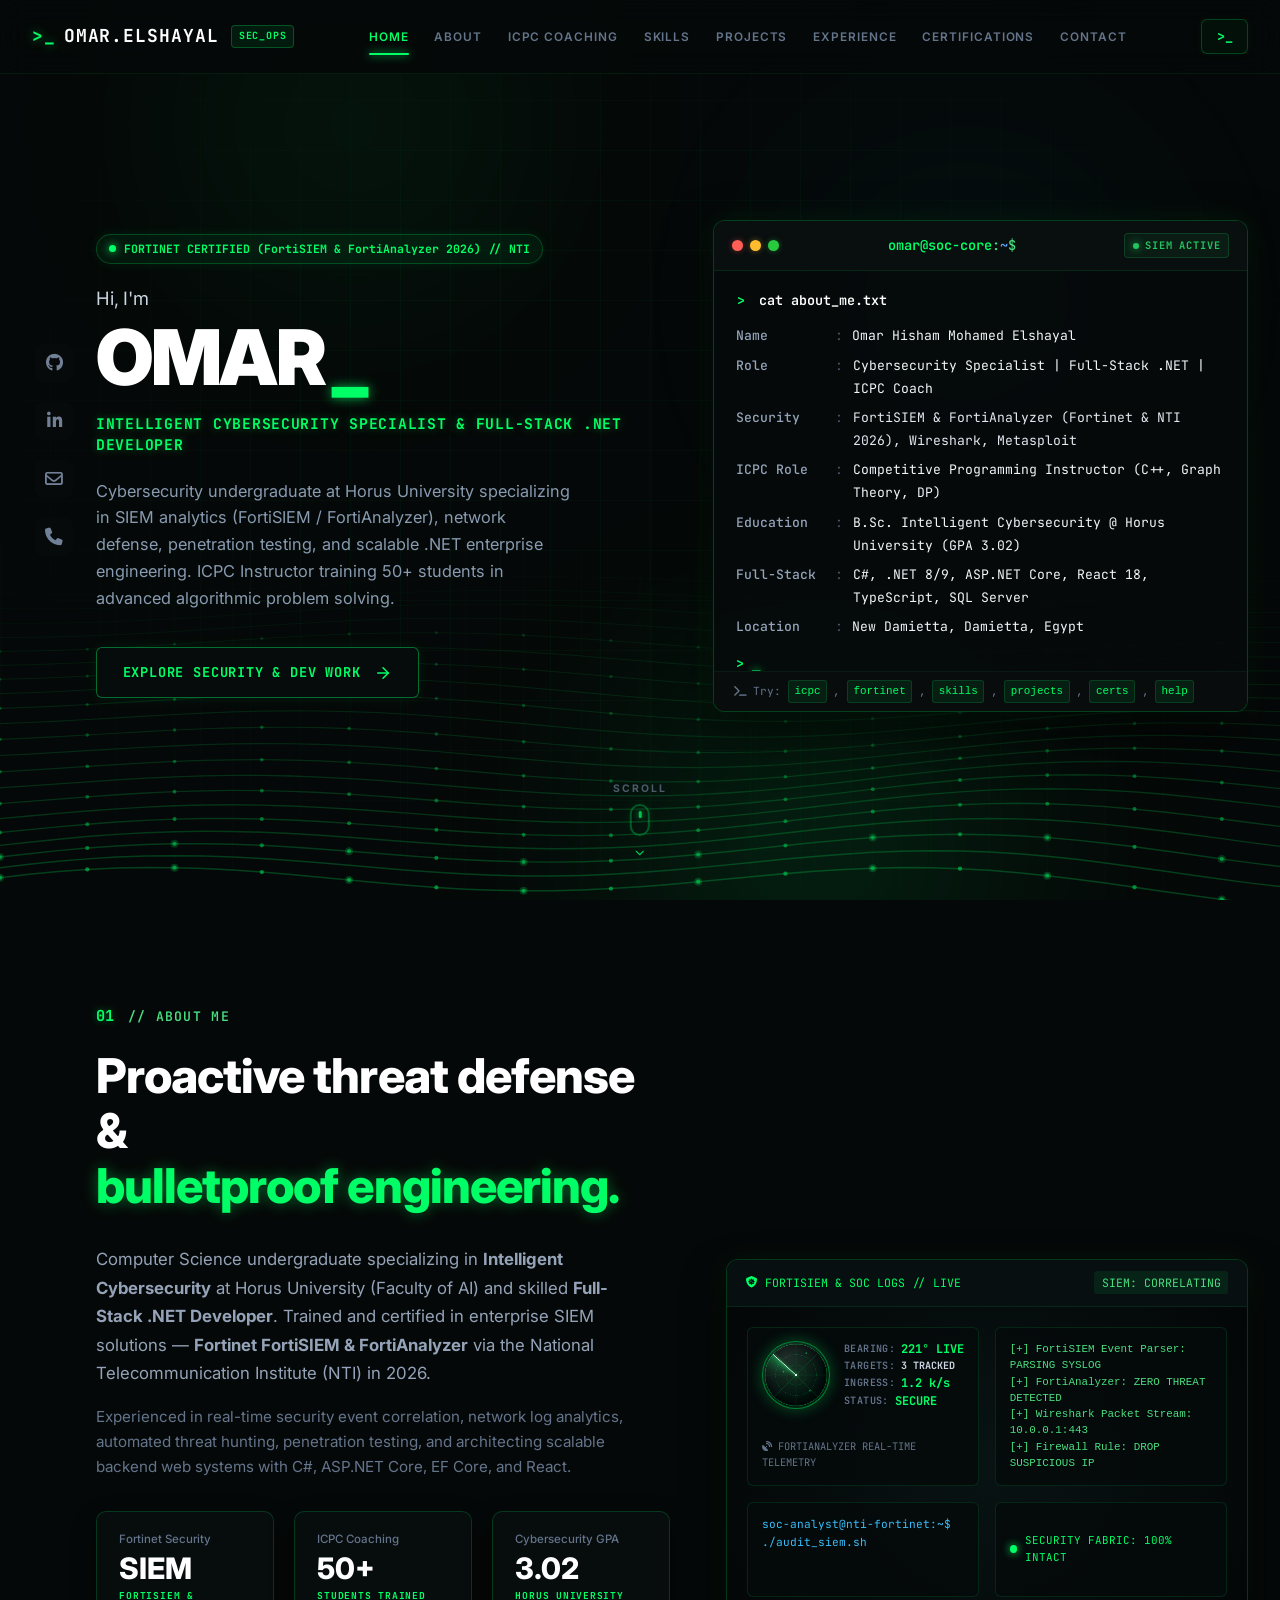
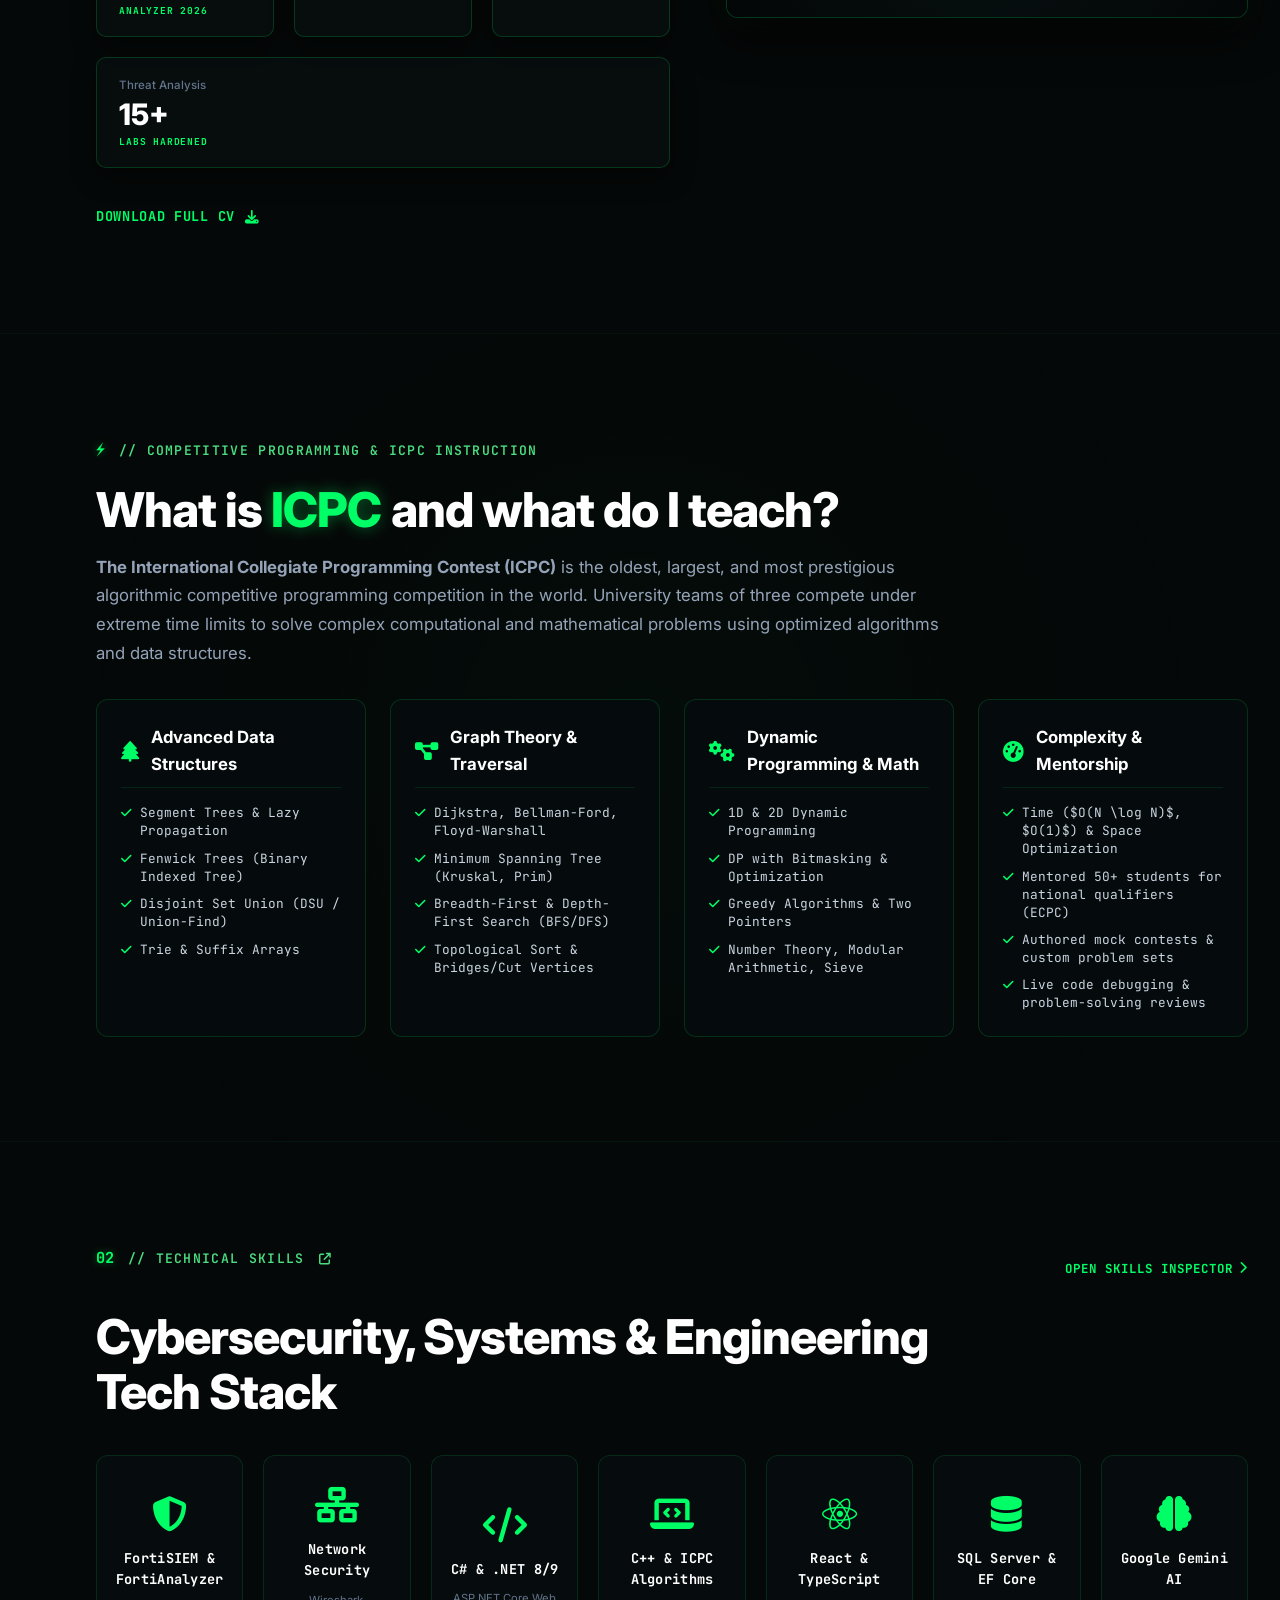
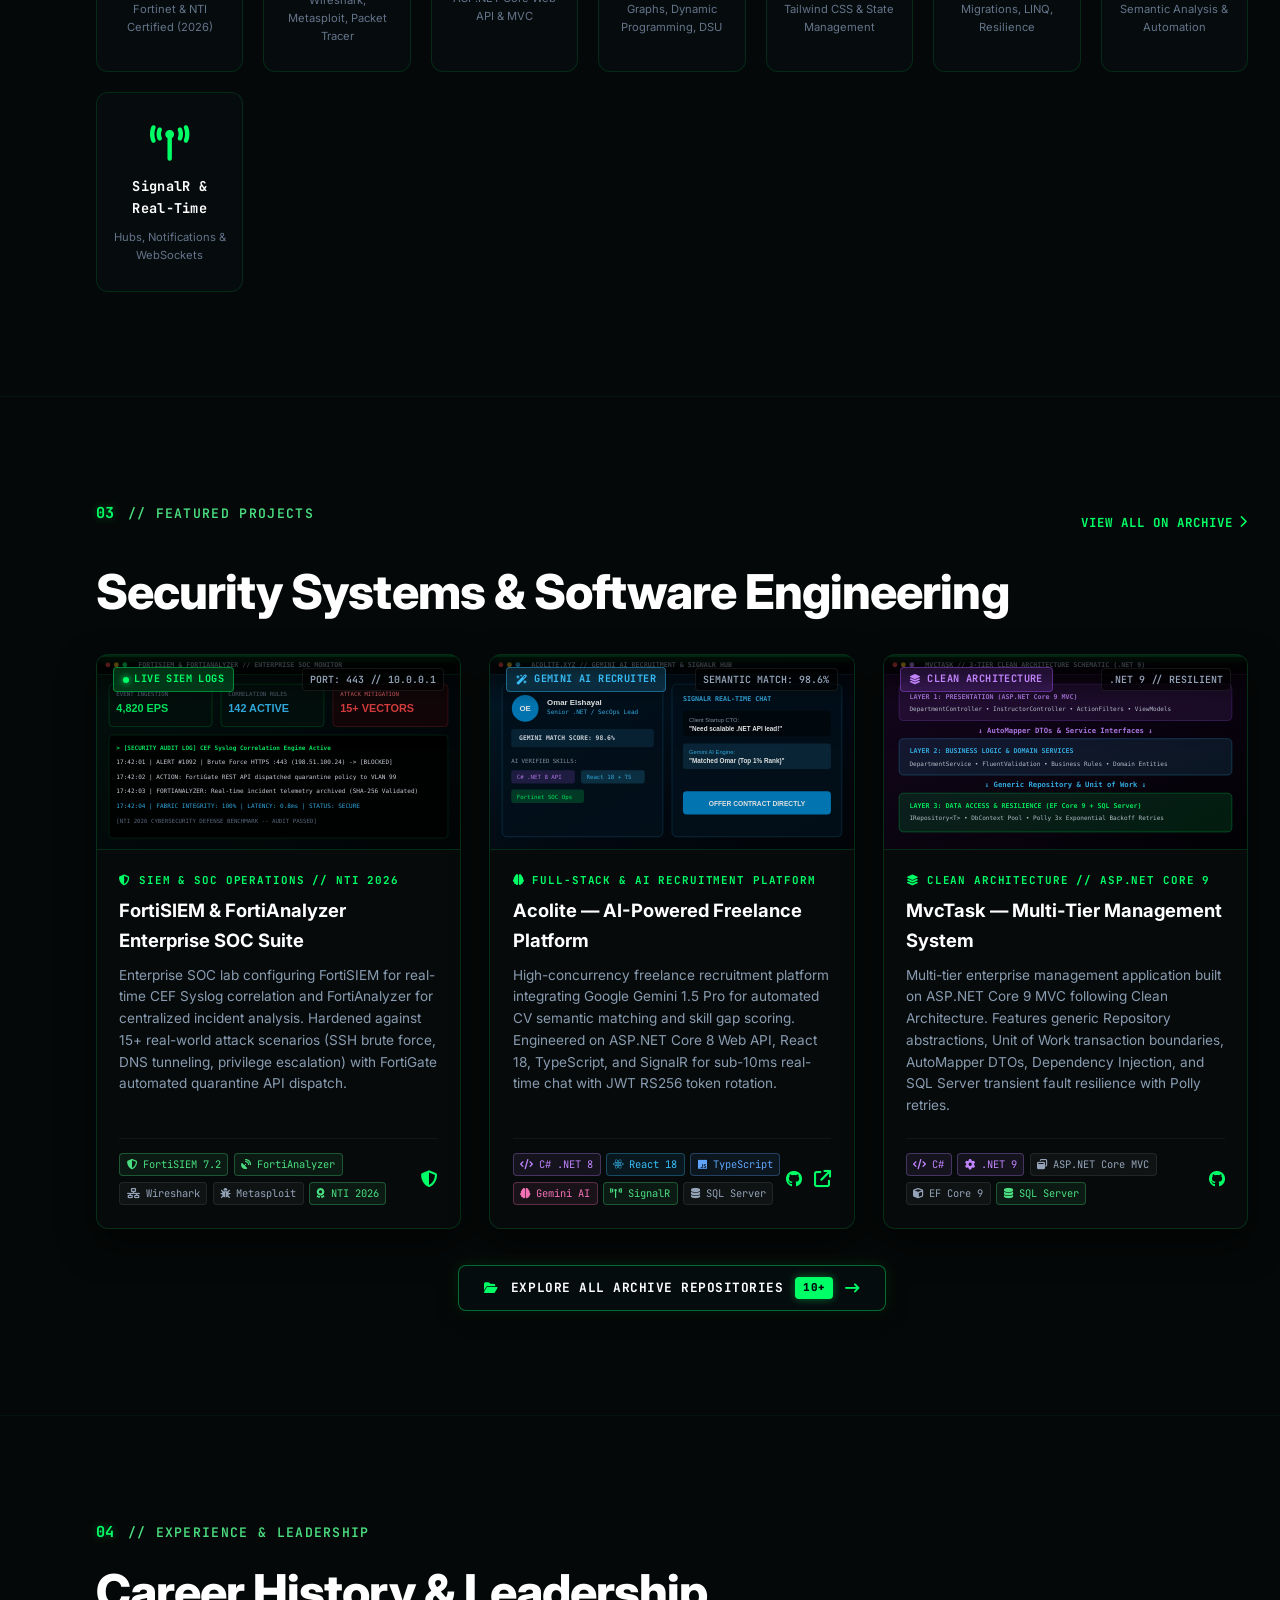
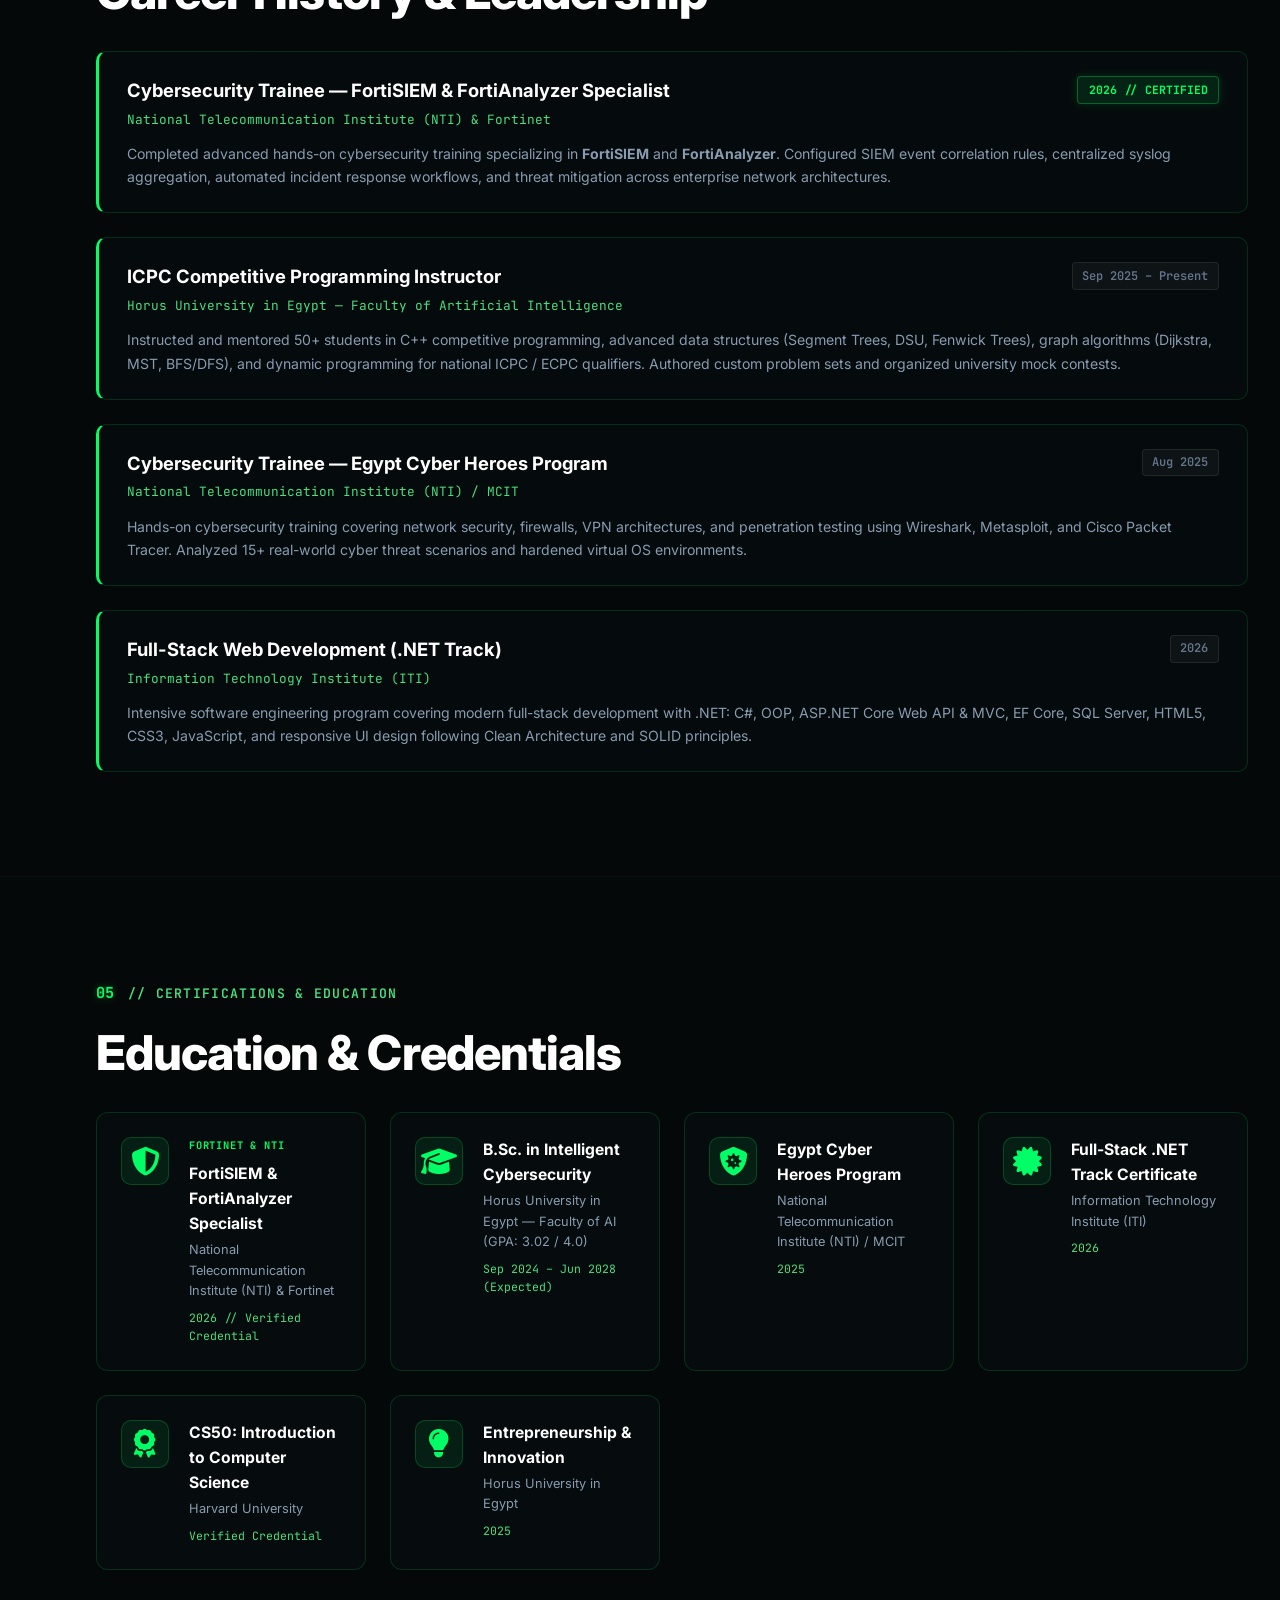
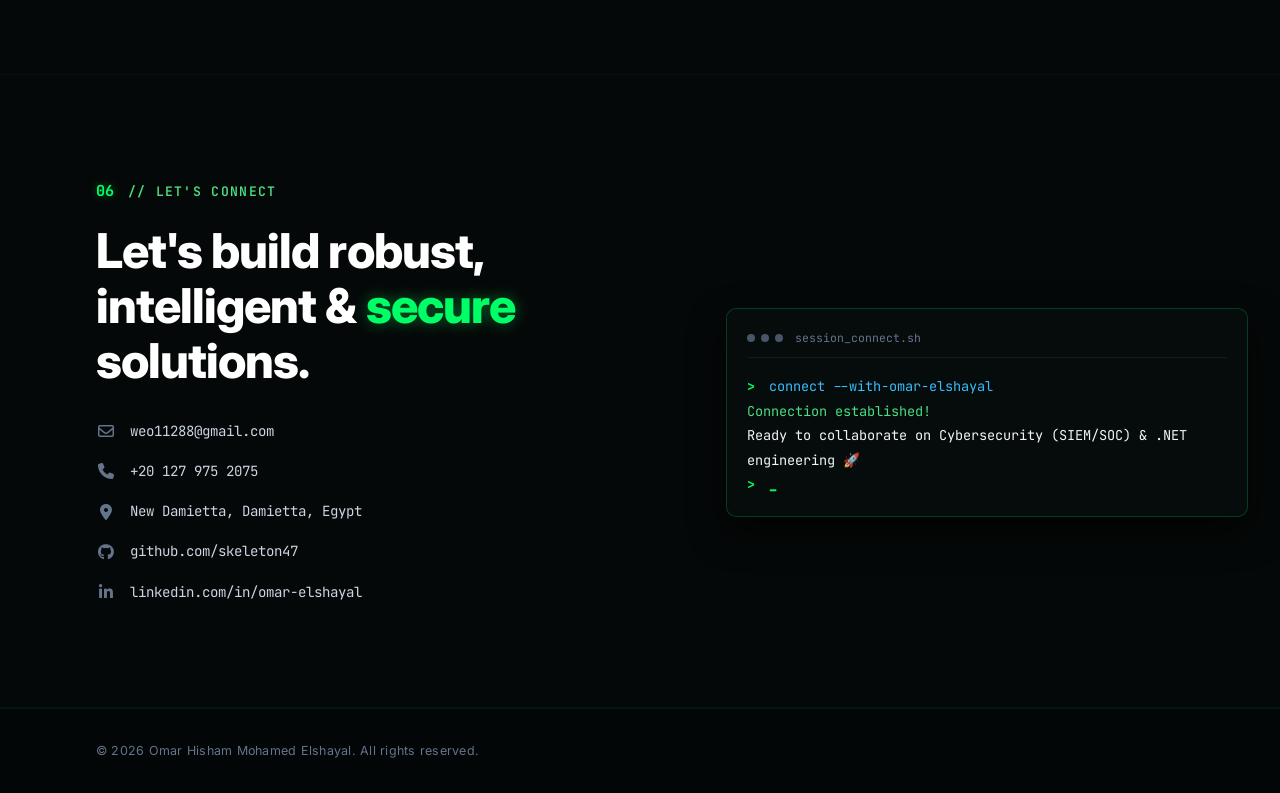
<file: index.html>
<!DOCTYPE html>
<html lang="en">
<head>
    <meta charset="UTF-8">
    <meta name="viewport" content="width=device-width, initial-scale=1.0">
    <title>OMAR ELSHAYAL | Intelligent Cybersecurity &amp; Full-Stack .NET Engineer | ICPC Instructor</title>
    <!-- Google Fonts -->
    <link rel="preconnect" href="https://fonts.googleapis.com">
    <link rel="preconnect" href="https://fonts.gstatic.com" crossorigin>
    <link href="https://fonts.googleapis.com/css2?family=Fira+Code:wght@300;400;500;600;700&family=Inter:wght@300;400;500;600;700;800;900&family=JetBrains+Mono:wght@300;400;500;600;700;800&display=swap" rel="stylesheet">
    <!-- FontAwesome 6 Icons -->
    <link rel="stylesheet" href="https://cdnjs.cloudflare.com/ajax/libs/font-awesome/6.5.1/css/all.min.css">
    <!-- Custom Style -->
    <link rel="stylesheet" href="style.css?v=20.0">
</head>


















<body class="bg-cyber-dark">

    <!-- Cyber Background with Canvas Wave, Radial Glows & Grid Mesh -->
    <div class="cyber-background-container">
        <div class="ambient-glow glow-top-left"></div>
        <div class="ambient-glow glow-top-right"></div>
        <div class="ambient-glow glow-center"></div>
        <div class="cyber-grid-overlay"></div>
        <canvas id="cyberWaveCanvas"></canvas>
    </div>

    <!-- Navigation Header -->
    <header class="navbar-container">
        <div class="navbar-wrapper">
            <!-- Logo -->
            <a href="#home" class="logo-link">
                <span class="prompt-symbol">&gt;_</span>
                <span class="logo-text">OMAR.ELSHAYAL</span>
                <span class="sec-badge-nav">SEC_OPS</span>
            </a>

            <!-- Navigation Links -->
            <nav class="nav-menu">
                <ul class="nav-links">
                    <li><a href="#home" class="nav-link active">HOME</a></li>
                    <li><a href="#about" class="nav-link">ABOUT</a></li>
                    <li><a href="#icpc-section" class="nav-link">ICPC COACHING</a></li>
                    <li><a href="#skills" class="nav-link">SKILLS</a></li>
                    <li><a href="#projects" class="nav-link">PROJECTS</a></li>
                    <li><a href="#experience" class="nav-link">EXPERIENCE</a></li>
                    <li><a href="#certifications" class="nav-link">CERTIFICATIONS</a></li>
                    <li><a href="#contact" class="nav-link">CONTACT</a></li>
                </ul>
            </nav>

            <!-- Terminal Mode Action Button -->
            <div class="navbar-action">
                <button id="terminalToggleBtn" class="terminal-btn" title="Open Interactive Terminal Mode">
                    <span class="terminal-btn-icon">&gt;_</span>
                </button>
            </div>
        </div>
    </header>

    <!-- Floating Social Sidebar (Left) -->
    <aside class="social-sidebar">
        <div class="social-links-wrapper">
            <a href="https://github.com/skeleton47" target="_blank" rel="noopener noreferrer" class="social-icon" aria-label="GitHub">
                <i class="fa-brands fa-github"></i>
            </a>
            <a href="https://www.linkedin.com/in/omar-hisham-mohamed-elshayal-957696355/" target="_blank" rel="noopener noreferrer" class="social-icon" aria-label="LinkedIn">
                <i class="fa-brands fa-linkedin-in"></i>
            </a>
            <a href="mailto:weo11288@gmail.com" class="social-icon" aria-label="Email">
                <i class="fa-regular fa-envelope"></i>
            </a>
            <a href="tel:+201279752075" class="social-icon" aria-label="Phone">
                <i class="fa-solid fa-phone"></i>
            </a>
        </div>
    </aside>

    <!-- Hero Main Section -->
    <main id="home" class="hero-section">
        <div class="hero-container">
            
            <!-- Left Hero Content -->
            <div class="hero-left-content">
                <div class="hero-status-pill">
                    <span class="status-dot-pulse"></span>
                    <span>FORTINET CERTIFIED (FortiSIEM &amp; FortiAnalyzer 2026) // NTI</span>
                </div>
                <p class="greeting-text">Hi, I'm</p>
                <h1 class="hero-title">
                    OMAR<span class="cursor-blink">_</span>
                </h1>
                <h2 class="hero-subtitle">INTELLIGENT CYBERSECURITY SPECIALIST &amp; FULL-STACK .NET DEVELOPER</h2>
                <p class="hero-description">
                    Cybersecurity undergraduate at Horus University specializing in SIEM analytics (FortiSIEM / FortiAnalyzer), network defense, penetration testing, and scalable .NET enterprise engineering. ICPC Instructor training 50+ students in advanced algorithmic problem solving.
                </p>
                
                <div class="hero-cta-wrapper">
                    <a href="#projects" class="cta-button">
                        <span>EXPLORE SECURITY &amp; DEV WORK</span>
                        <svg class="cta-arrow" width="18" height="18" viewBox="0 0 24 24" fill="none" stroke="currentColor" stroke-width="2" stroke-linecap="round" stroke-linejoin="round">
                            <line x1="5" y1="12" x2="19" y2="12"></line>
                            <polyline points="12 5 19 12 12 19"></polyline>
                        </svg>
                    </a>
                </div>
            </div>

            <!-- Right Hero Content: Interactive Cyber Terminal -->
            <div class="hero-right-content">
                <div class="terminal-window">
                    <!-- Window Header Bar -->
                    <div class="terminal-header">
                        <div class="window-controls">
                            <span class="control-dot dot-red"></span>
                            <span class="control-dot dot-yellow"></span>
                            <span class="control-dot dot-green"></span>
                        </div>
                        <div class="terminal-title">
                            <span class="terminal-user">omar@soc-core</span>:<span class="terminal-path">~</span>$
                        </div>
                        <div class="terminal-status">
                            <span class="status-indicator"></span>
                            <span class="status-text">SIEM ACTIVE</span>
                        </div>
                    </div>

                    <!-- Terminal Body -->
                    <div class="terminal-body" id="terminalBody">
                        <div class="terminal-line prompt-line">
                            <span class="term-arrow">&gt;</span> <span class="term-cmd typing-command" id="autoTypingCmd">cat about_me.txt</span>
                        </div>
                        
                        <div class="terminal-output" id="terminalOutput">
                            <div class="output-row">
                                <span class="row-key">Name</span>
                                <span class="row-separator">:</span>
                                <span class="row-val">Omar Hisham Mohamed Elshayal</span>
                            </div>
                            <div class="output-row">
                                <span class="row-key">Role</span>
                                <span class="row-separator">:</span>
                                <span class="row-val">Cybersecurity Specialist | Full-Stack .NET | ICPC Coach</span>
                            </div>
                            <div class="output-row">
                                <span class="row-key">Security</span>
                                <span class="row-separator">:</span>
                                <span class="row-val focus-highlight">FortiSIEM &amp; FortiAnalyzer (Fortinet &amp; NTI 2026), Wireshark, Metasploit</span>
                            </div>
                            <div class="output-row">
                                <span class="row-key">ICPC Role</span>
                                <span class="row-separator">:</span>
                                <span class="row-val">Competitive Programming Instructor (C++, Graph Theory, DP)</span>
                            </div>
                            <div class="output-row">
                                <span class="row-key">Education</span>
                                <span class="row-separator">:</span>
                                <span class="row-val">B.Sc. Intelligent Cybersecurity @ Horus University (GPA 3.02)</span>
                            </div>
                            <div class="output-row">
                                <span class="row-key">Full-Stack</span>
                                <span class="row-separator">:</span>
                                <span class="row-val">C#, .NET 8/9, ASP.NET Core, React 18, TypeScript, SQL Server</span>
                            </div>
                            <div class="output-row">
                                <span class="row-key">Location</span>
                                <span class="row-separator">:</span>
                                <span class="row-val">New Damietta, Damietta, Egypt</span>
                            </div>
                        </div>

                        <!-- Dynamic Terminal Command Logs -->
                        <div id="dynamicLogs"></div>

                        <!-- Interactive Command Prompt Line -->
                        <div class="terminal-input-row" id="terminalInputRow">
                            <span class="term-arrow">&gt;</span>
                            <div class="input-wrapper">
                                <input type="text" id="termInput" class="term-input" autocomplete="off" spellcheck="false" placeholder="" autofocus>
                                <span class="term-cursor" id="termCursor">_</span>
                            </div>
                        </div>
                    </div>

                    <!-- Terminal Footer -->
                    <div class="terminal-footer">
                        <span class="footer-tip"><i class="fa-solid fa-terminal"></i> Try: <code class="code-badge">icpc</code>, <code class="code-badge">fortinet</code>, <code class="code-badge">skills</code>, <code class="code-badge">projects</code>, <code class="code-badge">certs</code>, <code class="code-badge">help</code></span>
                    </div>
                </div>
            </div>

        </div>

        <!-- Scroll Indicator -->
        <div class="scroll-indicator-container" id="scrollTrigger">
            <span class="scroll-label">SCROLL</span>
            <div class="scroll-mouse">
                <div class="scroll-wheel"></div>
            </div>
            <div class="scroll-arrow-down">
                <svg width="14" height="14" viewBox="0 0 24 24" fill="none" stroke="currentColor" stroke-width="2" stroke-linecap="round" stroke-linejoin="round">
                    <polyline points="6 9 12 15 18 9"></polyline>
                </svg>
            </div>
        </div>
    </main>

    <!-- SECTION 01: ABOUT ME -->
    <section id="about" class="content-section">
        <div class="section-container">
            <div class="section-header-badge">
                <span class="sec-number">01</span>
                <span class="sec-tag">// ABOUT ME</span>
            </div>

            <div class="about-grid">
                <!-- Left: Bio & Stats -->
                <div class="about-left">
                    <h2 class="section-main-title">
                        Proactive threat defense &amp;<br>
                        <span class="highlight-green">bulletproof engineering.</span>
                    </h2>
                    <p class="about-description">
                        Computer Science undergraduate specializing in <strong>Intelligent Cybersecurity</strong> at Horus University (Faculty of AI) and skilled <strong>Full-Stack .NET Developer</strong>. Trained and certified in enterprise SIEM solutions — <strong>Fortinet FortiSIEM &amp; FortiAnalyzer</strong> via the National Telecommunication Institute (NTI) in 2026.
                    </p>
                    <p class="about-description-sub">
                        Experienced in real-time security event correlation, network log analytics, automated threat hunting, penetration testing, and architecting scalable backend web systems with C#, ASP.NET Core, EF Core, and React.
                    </p>

                    <!-- Stats Cards -->
                    <div class="stats-row">
                        <div class="stat-card">
                            <span class="stat-label">Fortinet Security</span>
                            <div class="stat-value-group">
                                <span class="stat-number">SIEM</span>
                                <span class="stat-unit">FORTISIEM &amp; ANALYZER 2026</span>
                            </div>
                        </div>
                        <div class="stat-card">
                            <span class="stat-label">ICPC Coaching</span>
                            <div class="stat-value-group">
                                <span class="stat-number">50+</span>
                                <span class="stat-unit">STUDENTS TRAINED</span>
                            </div>
                        </div>
                        <div class="stat-card">
                            <span class="stat-label">Cybersecurity GPA</span>
                            <div class="stat-value-group">
                                <span class="stat-number">3.02</span>
                                <span class="stat-unit">HORUS UNIVERSITY</span>
                            </div>
                        </div>
                        <div class="stat-card">
                            <span class="stat-label">Threat Analysis</span>
                            <div class="stat-value-group">
                                <span class="stat-number">15+</span>
                                <span class="stat-unit">LABS HARDENED</span>
                            </div>
                        </div>
                    </div>

                    <!-- Download CV Action -->
                    <div class="cv-download-wrapper">
                        <a href="https://github.com/skeleton47" target="_blank" class="download-cv-btn" id="downloadCvBtn">
                            <span>DOWNLOAD FULL CV</span>
                            <i class="fa-solid fa-download"></i>
                        </a>
                    </div>
                </div>

                <!-- Right: Cyber Workspace Visual -->
                <div class="about-right">
                    <div class="hacker-screen-wrapper">
                        <div class="screen-overlay-glitch"></div>
                        <div class="workspace-card">
                            <div class="workspace-header">
                                <span class="monitor-tag"><i class="fa-solid fa-shield-virus"></i> FORTISIEM &amp; SOC LOGS // LIVE</span>
                                <span class="threat-level">SIEM: CORRELATING</span>
                            </div>
                            <div class="workspace-visual">
                                <div class="monitor-grid">
                                    <div class="monitor-item monitor-map">
                                        <div class="radar-telemetry-box">
                                            <div class="radar-canvas-wrapper">
                                                <canvas id="socRadarCanvas" width="160" height="160"></canvas>
                                                <div class="radar-crt-glare"></div>
                                            </div>
                                            <div class="radar-hud-data">
                                                <div class="hud-item"><span class="hud-label">BEARING:</span> <span class="hud-val text-green" id="radarBearingVal">000° LIVE</span></div>
                                                <div class="hud-item"><span class="hud-label">TARGETS:</span> <span class="hud-val">3 TRACKED</span></div>
                                                <div class="hud-item"><span class="hud-label">INGRESS:</span> <span class="hud-val text-green" id="radarTpsVal">1.2 k/s</span></div>
                                                <div class="hud-item"><span class="hud-label">STATUS:</span> <span class="hud-val text-green">SECURE</span></div>
                                            </div>
                                        </div>
                                        <span class="mon-title"><i class="fa-solid fa-satellite-dish"></i> FORTIANALYZER REAL-TIME TELEMETRY</span>
                                    </div>


                                    <div class="monitor-item monitor-code">
                                        <pre class="code-stream"><code>[+] FortiSIEM Event Parser: PARSING SYSLOG
[+] FortiAnalyzer: ZERO THREAT DETECTED
[+] Wireshark Packet Stream: 10.0.0.1:443
[+] Firewall Rule: DROP SUSPICIOUS IP</code></pre>
                                    </div>
                                    <div class="monitor-item monitor-term">
                                        <div class="term-prompt-preview">
                                            <span>soc-analyst@nti-fortinet:~$ ./audit_siem.sh</span>
                                        </div>
                                    </div>
                                    <div class="monitor-item monitor-status">
                                        <div class="network-pulse"></div>
                                        <span>SECURITY FABRIC: 100% INTACT</span>
                                    </div>
                                </div>
                            </div>
                        </div>
                    </div>
                </div>
            </div>
        </div>
    </section>

    <!-- SECTION: ICPC IN-DEPTH EXPLAINER -->
    <section id="icpc-section" class="content-section icpc-special-section">
        <div class="section-container">
            <div class="section-header-badge">
                <span class="sec-number">⚡</span>
                <span class="sec-tag">// COMPETITIVE PROGRAMMING &amp; ICPC INSTRUCTION</span>
            </div>

            <div class="icpc-hero-box">
                <div class="icpc-info-main">
                    <h2 class="section-main-title">
                        What is <span class="highlight-green">ICPC</span> and what do I teach?
                    </h2>
                    <div class="icpc-explainer-text">
                        <p>
                            <strong>The International Collegiate Programming Contest (ICPC)</strong> is the oldest, largest, and most prestigious algorithmic competitive programming competition in the world. University teams of three compete under extreme time limits to solve complex computational and mathematical problems using optimized algorithms and data structures.
                        </p>
                    </div>
                </div>

                <!-- ICPC Syllabus & Topics Omar Teaches -->
                <div class="icpc-topics-grid">
                    <div class="icpc-topic-card">
                        <div class="topic-header">
                            <i class="fa-solid fa-tree topic-icon"></i>
                            <h3 class="topic-title">Advanced Data Structures</h3>
                        </div>
                        <ul class="topic-list">
                            <li><i class="fa-solid fa-check text-green"></i> Segment Trees &amp; Lazy Propagation</li>
                            <li><i class="fa-solid fa-check text-green"></i> Fenwick Trees (Binary Indexed Tree)</li>
                            <li><i class="fa-solid fa-check text-green"></i> Disjoint Set Union (DSU / Union-Find)</li>
                            <li><i class="fa-solid fa-check text-green"></i> Trie &amp; Suffix Arrays</li>
                        </ul>
                    </div>

                    <div class="icpc-topic-card">
                        <div class="topic-header">
                            <i class="fa-solid fa-diagram-project topic-icon"></i>
                            <h3 class="topic-title">Graph Theory &amp; Traversal</h3>
                        </div>
                        <ul class="topic-list">
                            <li><i class="fa-solid fa-check text-green"></i> Dijkstra, Bellman-Ford, Floyd-Warshall</li>
                            <li><i class="fa-solid fa-check text-green"></i> Minimum Spanning Tree (Kruskal, Prim)</li>
                            <li><i class="fa-solid fa-check text-green"></i> Breadth-First &amp; Depth-First Search (BFS/DFS)</li>
                            <li><i class="fa-solid fa-check text-green"></i> Topological Sort &amp; Bridges/Cut Vertices</li>
                        </ul>
                    </div>

                    <div class="icpc-topic-card">
                        <div class="topic-header">
                            <i class="fa-solid fa-gears topic-icon"></i>
                            <h3 class="topic-title">Dynamic Programming &amp; Math</h3>
                        </div>
                        <ul class="topic-list">
                            <li><i class="fa-solid fa-check text-green"></i> 1D &amp; 2D Dynamic Programming</li>
                            <li><i class="fa-solid fa-check text-green"></i> DP with Bitmasking &amp; Optimization</li>
                            <li><i class="fa-solid fa-check text-green"></i> Greedy Algorithms &amp; Two Pointers</li>
                            <li><i class="fa-solid fa-check text-green"></i> Number Theory, Modular Arithmetic, Sieve</li>
                        </ul>
                    </div>

                    <div class="icpc-topic-card">
                        <div class="topic-header">
                            <i class="fa-solid fa-gauge-high topic-icon"></i>
                            <h3 class="topic-title">Complexity &amp; Mentorship</h3>
                        </div>
                        <ul class="topic-list">
                            <li><i class="fa-solid fa-check text-green"></i> Time ($O(N \log N)$, $O(1)$) &amp; Space Optimization</li>
                            <li><i class="fa-solid fa-check text-green"></i> Mentored 50+ students for national qualifiers (ECPC)</li>
                            <li><i class="fa-solid fa-check text-green"></i> Authored mock contests &amp; custom problem sets</li>
                            <li><i class="fa-solid fa-check text-green"></i> Live code debugging &amp; problem-solving reviews</li>
                        </ul>
                    </div>
                </div>
            </div>
        </div>
    </section>

    <!-- SECTION 02: SKILLS -->
    <section id="skills" class="content-section">
        <div class="section-container">
            <div class="section-top-bar">
                <div class="section-header-badge" onclick="openSkillModal('fortinet')" style="cursor: pointer;" title="Click to inspect all skills">
                    <span class="sec-number">02</span>
                    <span class="sec-tag">// TECHNICAL SKILLS <i class="fa-solid fa-arrow-up-right-from-square" style="font-size: 0.75rem; margin-left: 0.3rem;"></i></span>
                </div>
                <button class="section-view-all" onclick="openSkillModal('fortinet')" style="background:transparent; border:none; cursor:pointer;" title="Click to view in-depth details">
                    OPEN SKILLS INSPECTOR <i class="fa-solid fa-chevron-right"></i>
                </button>
            </div>

            <h2 class="section-main-title">
                Cybersecurity, Systems &amp; Engineering<br>
                Tech Stack
            </h2>

            <div class="skills-grid">
                <!-- FortiSIEM & FortiAnalyzer -->
                <div class="skill-card" data-skill-id="fortinet" onclick="openSkillModal('fortinet')" title="Click to view details">
                    <div class="skill-icon-box">
                        <i class="fa-solid fa-shield-halved"></i>
                    </div>
                    <span class="skill-name">FortiSIEM &amp; FortiAnalyzer</span>
                    <span class="skill-sub">Fortinet &amp; NTI Certified (2026)</span>
                </div>



                <!-- Network Security & Penetration Testing -->
                <div class="skill-card" data-skill-id="network-sec" onclick="openSkillModal('network-sec')" title="Click to view details">
                    <div class="skill-icon-box">
                        <i class="fa-solid fa-network-wired"></i>
                    </div>
                    <span class="skill-name">Network Security</span>
                    <span class="skill-sub">Wireshark, Metasploit, Packet Tracer</span>
                </div>

                <!-- C# & .NET Core -->
                <div class="skill-card" data-skill-id="dotnet" onclick="openSkillModal('dotnet')" title="Click to view details">
                    <div class="skill-icon-box">
                        <i class="fa-solid fa-code"></i>
                    </div>
                    <span class="skill-name">C# &amp; .NET 8/9</span>
                    <span class="skill-sub">ASP.NET Core Web API &amp; MVC</span>
                </div>

                <!-- C++ & Algorithms (ICPC) -->
                <div class="skill-card" data-skill-id="icpc" onclick="openSkillModal('icpc')" title="Click to view details">
                    <div class="skill-icon-box">
                        <i class="fa-solid fa-laptop-code"></i>
                    </div>
                    <span class="skill-name">C++ &amp; ICPC Algorithms</span>
                    <span class="skill-sub">Graphs, Dynamic Programming, DSU</span>
                </div>

                <!-- React & TypeScript -->
                <div class="skill-card" data-skill-id="react" onclick="openSkillModal('react')" title="Click to view details">
                    <div class="skill-icon-box">
                        <i class="fa-brands fa-react"></i>
                    </div>
                    <span class="skill-name">React &amp; TypeScript</span>
                    <span class="skill-sub">Tailwind CSS &amp; State Management</span>
                </div>

                <!-- SQL Server & EF Core -->
                <div class="skill-card" data-skill-id="sql" onclick="openSkillModal('sql')" title="Click to view details">
                    <div class="skill-icon-box">
                        <i class="fa-solid fa-database"></i>
                    </div>
                    <span class="skill-name">SQL Server &amp; EF Core</span>
                    <span class="skill-sub">Migrations, LINQ, Resilience</span>
                </div>

                <!-- AI & LLM Integration -->
                <div class="skill-card" data-skill-id="gemini-ai" onclick="openSkillModal('gemini-ai')" title="Click to view details">
                    <div class="skill-icon-box">
                        <i class="fa-solid fa-brain"></i>
                    </div>
                    <span class="skill-name">Google Gemini AI</span>
                    <span class="skill-sub">Semantic Analysis &amp; Automation</span>
                </div>

                <!-- SignalR & WebSockets -->
                <div class="skill-card" data-skill-id="signalr" onclick="openSkillModal('signalr')" title="Click to view details">
                    <div class="skill-icon-box">
                        <i class="fa-solid fa-tower-broadcast"></i>
                    </div>
                    <span class="skill-name">SignalR &amp; Real-Time</span>
                    <span class="skill-sub">Hubs, Notifications &amp; WebSockets</span>
                </div>
            </div>
        </div>
    </section>


    <!-- SECTION 03: FEATURED PROJECTS -->
    <section id="projects" class="content-section">
        <div class="section-container">
            <div class="section-top-bar">
                <div class="section-header-badge">
                    <span class="sec-number">03</span>
                    <span class="sec-tag">// FEATURED PROJECTS</span>
                </div>
                <a href="projects.html" class="section-view-all">VIEW ALL ON ARCHIVE <i class="fa-solid fa-chevron-right"></i></a>
            </div>

            <h2 class="section-main-title">
                Security Systems &amp; Software Engineering
            </h2>

            <div class="projects-grid">
                <!-- Project 1: FortiSIEM & FortiAnalyzer Suite -->
                <div class="project-card">
                    <div class="project-preview">
                        <!-- Project Image / Screenshot with Fallback -->
                        <img src="assets/projects/fortisiem-soc.svg" class="project-card-img" alt="FortiSIEM &amp; FortiAnalyzer SOC Suite">
                        <div class="project-hud-bar">
                            <span class="hud-status-chip live-chip"><span class="chip-dot"></span> LIVE SIEM LOGS</span>
                            <span class="hud-mono-meta">PORT: 443 // 10.0.0.1</span>
                        </div>
                        <div class="cyber-scan-line"></div>
                    </div>
                    <div class="project-info">
                        <div class="project-badge-top"><i class="fa-solid fa-shield-halved"></i> SIEM &amp; SOC OPERATIONS // NTI 2026</div>
                        <h3 class="project-title">FortiSIEM &amp; FortiAnalyzer Enterprise SOC Suite</h3>
                        <p class="project-desc">
                            Enterprise SOC lab configuring FortiSIEM for real-time CEF Syslog correlation and FortiAnalyzer for centralized incident analysis. Hardened against 15+ real-world attack scenarios (SSH brute force, DNS tunneling, privilege escalation) with FortiGate automated quarantine API dispatch.
                        </p>
                        <div class="project-footer">
                            <div class="project-tags">
                                <span class="tag tag-green"><i class="fa-solid fa-shield-halved"></i> FortiSIEM 7.2</span>
                                <span class="tag tag-green"><i class="fa-solid fa-satellite-dish"></i> FortiAnalyzer</span>
                                <span class="tag"><i class="fa-solid fa-network-wired"></i> Wireshark</span>
                                <span class="tag"><i class="fa-solid fa-bug"></i> Metasploit</span>
                                <span class="tag tag-green"><i class="fa-solid fa-award"></i> NTI 2026</span>
                            </div>
                            <div class="project-links-group">
                                <a href="#contact" class="project-link" title="Contact for Technical Demo">
                                    <i class="fa-solid fa-shield-halved"></i>
                                </a>
                            </div>
                        </div>
                    </div>
                </div>

                <!-- Project 2: Acolite AI Freelance Platform -->
                <div class="project-card">
                    <div class="project-preview">
                        <!-- Project Image / Screenshot with Fallback -->
                        <img src="assets/projects/acolite-ai.svg" class="project-card-img" alt="Acolite AI Freelance Platform">
                        <div class="project-hud-bar">
                            <span class="hud-status-chip ai-chip"><i class="fa-solid fa-wand-magic-sparkles"></i> GEMINI AI RECRUITER</span>
                            <span class="hud-mono-meta">SEMANTIC MATCH: 98.6%</span>
                        </div>
                        <div class="cyber-scan-line"></div>
                    </div>
                    <div class="project-info">
                        <div class="project-badge-top"><i class="fa-solid fa-brain"></i> FULL-STACK &amp; AI RECRUITMENT PLATFORM</div>
                        <h3 class="project-title">Acolite — AI-Powered Freelance Platform</h3>
                        <p class="project-desc">
                            High-concurrency freelance recruitment platform integrating Google Gemini 1.5 Pro for automated CV semantic matching and skill gap scoring. Engineered on ASP.NET Core 8 Web API, React 18, TypeScript, and SignalR for sub-10ms real-time chat with JWT RS256 token rotation.
                        </p>
                        <div class="project-footer">
                            <div class="project-tags">
                                <span class="tag tag-purple"><i class="fa-solid fa-code"></i> C# .NET 8</span>
                                <span class="tag tag-cyan"><i class="fa-brands fa-react"></i> React 18</span>
                                <span class="tag tag-blue"><i class="fa-brands fa-js"></i> TypeScript</span>
                                <span class="tag tag-ai"><i class="fa-solid fa-brain"></i> Gemini AI</span>
                                <span class="tag tag-green"><i class="fa-solid fa-tower-broadcast"></i> SignalR</span>
                                <span class="tag"><i class="fa-solid fa-database"></i> SQL Server</span>
                            </div>
                            <div class="project-links-group">
                                <a href="https://github.com/skeleton47/acolite.xyz_iti_.net" target="_blank" class="project-link" title="GitHub Repo">
                                    <i class="fa-brands fa-github"></i>
                                </a>
                                <a href="https://acolite.xyz" target="_blank" class="project-link" title="Live Demo">
                                    <i class="fa-solid fa-arrow-up-right-from-square"></i>
                                </a>
                            </div>
                        </div>
                    </div>
                </div>

                <!-- Project 3: MvcTask -->
                <div class="project-card">
                    <div class="project-preview">
                        <!-- Project Image / Screenshot with Fallback -->
                        <img src="assets/projects/mvctask-arch.svg" class="project-card-img" alt="MvcTask Multi-Tier System">
                        <div class="project-hud-bar">
                            <span class="hud-status-chip arch-chip"><i class="fa-solid fa-layer-group"></i> CLEAN ARCHITECTURE</span>
                            <span class="hud-mono-meta">.NET 9 // RESILIENT</span>
                        </div>
                        <div class="cyber-scan-line"></div>
                    </div>
                    <div class="project-info">
                        <div class="project-badge-top"><i class="fa-solid fa-layer-group"></i> CLEAN ARCHITECTURE // ASP.NET CORE 9</div>
                        <h3 class="project-title">MvcTask — Multi-Tier Management System</h3>
                        <p class="project-desc">
                            Multi-tier enterprise management application built on ASP.NET Core 9 MVC following Clean Architecture. Features generic Repository abstractions, Unit of Work transaction boundaries, AutoMapper DTOs, Dependency Injection, and SQL Server transient fault resilience with Polly retries.
                        </p>
                        <div class="project-footer">
                            <div class="project-tags">
                                <span class="tag tag-purple"><i class="fa-solid fa-code"></i> C#</span>
                                <span class="tag tag-purple"><i class="fa-solid fa-gear"></i> .NET 9</span>
                                <span class="tag"><i class="fa-solid fa-window-restore"></i> ASP.NET Core MVC</span>
                                <span class="tag"><i class="fa-solid fa-cube"></i> EF Core 9</span>
                                <span class="tag tag-green"><i class="fa-solid fa-database"></i> SQL Server</span>
                            </div>
                            <div class="project-links-group">
                                <a href="https://github.com/skeleton47/MvcTask" target="_blank" class="project-link" title="GitHub Repo">
                                    <i class="fa-brands fa-github"></i>
                                </a>
                            </div>
                        </div>
                    </div>
                </div>
            </div>


            <!-- Compact & Sleek Cyber CTA Button to Full Archive -->
            <div class="projects-cta-container">
                <a href="projects.html" class="projects-more-btn-compact" title="View Full Projects Archive">
                    <i class="fa-solid fa-folder-open text-green"></i>
                    <span>EXPLORE ALL ARCHIVE REPOSITORIES</span>
                    <span class="compact-counter-badge">10+</span>
                    <i class="fa-solid fa-arrow-right-long arrow-icon"></i>
                </a>
            </div>




        </div>
    </section>

    <!-- SECTION 04: EXPERIENCE & LEADERSHIP -->
    <section id="experience" class="content-section">
        <div class="section-container">
            <div class="section-header-badge">
                <span class="sec-number">04</span>
                <span class="sec-tag">// EXPERIENCE &amp; LEADERSHIP</span>
            </div>

            <h2 class="section-main-title">
                Career History &amp; Leadership
            </h2>

            <div class="experience-timeline">
                <!-- Exp 1: FortiSIEM & FortiAnalyzer Trainee @ NTI & Fortinet -->
                <div class="timeline-card">
                    <div class="timeline-header">
                        <div class="timeline-title-group">
                            <h3 class="timeline-role">Cybersecurity Trainee — FortiSIEM &amp; FortiAnalyzer Specialist</h3>
                            <span class="timeline-company">National Telecommunication Institute (NTI) &amp; Fortinet</span>
                        </div>
                        <span class="timeline-period-badge">2026 // CERTIFIED</span>
                    </div>
                    <p class="timeline-desc">
                        Completed advanced hands-on cybersecurity training specializing in <strong>FortiSIEM</strong> and <strong>FortiAnalyzer</strong>. Configured SIEM event correlation rules, centralized syslog aggregation, automated incident response workflows, and threat mitigation across enterprise network architectures.
                    </p>
                </div>

                <!-- Exp 2: ICPC Instructor -->
                <div class="timeline-card">
                    <div class="timeline-header">
                        <div class="timeline-title-group">
                            <h3 class="timeline-role">ICPC Competitive Programming Instructor</h3>
                            <span class="timeline-company">Horus University in Egypt — Faculty of Artificial Intelligence</span>
                        </div>
                        <span class="timeline-period">Sep 2025 – Present</span>
                    </div>
                    <p class="timeline-desc">
                        Instructed and mentored 50+ students in C++ competitive programming, advanced data structures (Segment Trees, DSU, Fenwick Trees), graph algorithms (Dijkstra, MST, BFS/DFS), and dynamic programming for national ICPC / ECPC qualifiers. Authored custom problem sets and organized university mock contests.
                    </p>
                </div>

                <!-- Exp 3: NTI Egypt Cyber Heroes -->
                <div class="timeline-card">
                    <div class="timeline-header">
                        <div class="timeline-title-group">
                            <h3 class="timeline-role">Cybersecurity Trainee — Egypt Cyber Heroes Program</h3>
                            <span class="timeline-company">National Telecommunication Institute (NTI) / MCIT</span>
                        </div>
                        <span class="timeline-period">Aug 2025</span>
                    </div>
                    <p class="timeline-desc">
                        Hands-on cybersecurity training covering network security, firewalls, VPN architectures, and penetration testing using Wireshark, Metasploit, and Cisco Packet Tracer. Analyzed 15+ real-world cyber threat scenarios and hardened virtual OS environments.
                    </p>
                </div>

                <!-- Exp 4: ITI Full-Stack .NET Track -->
                <div class="timeline-card">
                    <div class="timeline-header">
                        <div class="timeline-title-group">
                            <h3 class="timeline-role">Full-Stack Web Development (.NET Track)</h3>
                            <span class="timeline-company">Information Technology Institute (ITI)</span>
                        </div>
                        <span class="timeline-period">2026</span>
                    </div>
                    <p class="timeline-desc">
                        Intensive software engineering program covering modern full-stack development with .NET: C#, OOP, ASP.NET Core Web API &amp; MVC, EF Core, SQL Server, HTML5, CSS3, JavaScript, and responsive UI design following Clean Architecture and SOLID principles.
                    </p>
                </div>
            </div>
        </div>
    </section>

    <!-- SECTION 05: CERTIFICATIONS -->
    <section id="certifications" class="content-section">
        <div class="section-container">
            <div class="section-header-badge">
                <span class="sec-number">05</span>
                <span class="sec-tag">// CERTIFICATIONS &amp; EDUCATION</span>
            </div>

            <h2 class="section-main-title">
                Education &amp; Credentials
            </h2>

            <div class="certs-grid">
                <!-- Cert 1: FortiSIEM & FortiAnalyzer -->
                <div class="cert-card">
                    <div class="cert-icon"><i class="fa-solid fa-shield-halved"></i></div>
                    <div class="cert-info">
                        <div class="cert-badge-pill">FORTINET &amp; NTI</div>
                        <h4 class="cert-name">FortiSIEM &amp; FortiAnalyzer Specialist</h4>
                        <p class="cert-issuer">National Telecommunication Institute (NTI) &amp; Fortinet</p>
                        <span class="cert-date">2026 // Verified Credential</span>
                    </div>
                </div>

                <!-- Cert 2: B.Sc. Cybersecurity -->
                <div class="cert-card">
                    <div class="cert-icon"><i class="fa-solid fa-graduation-cap"></i></div>
                    <div class="cert-info">
                        <h4 class="cert-name">B.Sc. in Intelligent Cybersecurity</h4>
                        <p class="cert-issuer">Horus University in Egypt — Faculty of AI (GPA: 3.02 / 4.0)</p>
                        <span class="cert-date">Sep 2024 – Jun 2028 (Expected)</span>
                    </div>
                </div>

                <!-- Cert 3: Egypt Cyber Heroes -->
                <div class="cert-card">
                    <div class="cert-icon"><i class="fa-solid fa-shield-virus"></i></div>
                    <div class="cert-info">
                        <h4 class="cert-name">Egypt Cyber Heroes Program</h4>
                        <p class="cert-issuer">National Telecommunication Institute (NTI) / MCIT</p>
                        <span class="cert-date">2025</span>
                    </div>
                </div>

                <!-- Cert 4: ITI Full-Stack .NET -->
                <div class="cert-card">
                    <div class="cert-icon"><i class="fa-solid fa-certificate"></i></div>
                    <div class="cert-info">
                        <h4 class="cert-name">Full-Stack .NET Track Certificate</h4>
                        <p class="cert-issuer">Information Technology Institute (ITI)</p>
                        <span class="cert-date">2026</span>
                    </div>
                </div>

                <!-- Cert 5: CS50 -->
                <div class="cert-card">
                    <div class="cert-icon"><i class="fa-solid fa-award"></i></div>
                    <div class="cert-info">
                        <h4 class="cert-name">CS50: Introduction to Computer Science</h4>
                        <p class="cert-issuer">Harvard University</p>
                        <span class="cert-date">Verified Credential</span>
                    </div>
                </div>

                <!-- Cert 6: Entrepreneurship -->
                <div class="cert-card">
                    <div class="cert-icon"><i class="fa-solid fa-lightbulb"></i></div>
                    <div class="cert-info">
                        <h4 class="cert-name">Entrepreneurship &amp; Innovation</h4>
                        <p class="cert-issuer">Horus University in Egypt</p>
                        <span class="cert-date">2025</span>
                    </div>
                </div>
            </div>
        </div>
    </section>

    <!-- SECTION 06: LET'S CONNECT -->
    <section id="contact" class="content-section">
        <div class="section-container">
            <div class="section-header-badge">
                <span class="sec-number">06</span>
                <span class="sec-tag">// LET'S CONNECT</span>
            </div>

            <div class="contact-grid">
                <!-- Left: Headline & Contacts -->
                <div class="contact-left">
                    <h2 class="section-main-title">
                        Let's build robust,<br>
                        intelligent &amp; <span class="highlight-green">secure</span> solutions.
                    </h2>

                    <div class="contact-list">
                        <a href="mailto:weo11288@gmail.com" class="contact-item">
                            <i class="fa-regular fa-envelope contact-icon"></i>
                            <span>weo11288@gmail.com</span>
                        </a>
                        <a href="tel:+201279752075" class="contact-item">
                            <i class="fa-solid fa-phone contact-icon"></i>
                            <span>+20 127 975 2075</span>
                        </a>
                        <div class="contact-item">
                            <i class="fa-solid fa-location-dot contact-icon"></i>
                            <span>New Damietta, Damietta, Egypt</span>
                        </div>
                        <a href="https://github.com/skeleton47" target="_blank" rel="noopener noreferrer" class="contact-item">
                            <i class="fa-brands fa-github contact-icon"></i>
                            <span>github.com/skeleton47</span>
                        </a>
                        <a href="https://www.linkedin.com/in/omar-hisham-mohamed-elshayal-957696355/" target="_blank" rel="noopener noreferrer" class="contact-item">
                            <i class="fa-brands fa-linkedin-in contact-icon"></i>
                            <span>linkedin.com/in/omar-elshayal</span>
                        </a>
                    </div>
                </div>

                <!-- Right: Mini Connect Terminal -->
                <div class="contact-right">
                    <div class="connect-terminal-box">
                        <div class="connect-term-header">
                            <span class="term-dot"></span>
                            <span class="term-dot"></span>
                            <span class="term-dot"></span>
                            <span class="connect-title">session_connect.sh</span>
                        </div>
                        <div class="connect-term-body">
                            <div class="connect-line"><span class="term-arrow">&gt;</span> <span class="term-cyan">connect --with-omar-elshayal</span></div>
                            <div class="connect-status-msg">Connection established!</div>
                            <div class="connect-ready-msg">Ready to collaborate on Cybersecurity (SIEM/SOC) &amp; .NET engineering 🚀</div>
                            <div class="connect-line active-prompt">
                                <span class="term-arrow">&gt;</span> <span class="term-cursor-mini">_</span>
                            </div>
                        </div>
                    </div>
                </div>
            </div>
        </div>
    </section>

    <!-- FLOATING SKILL DETAIL MODAL ("صفحة عايمة عند الضغط على المهارات") -->
    <div class="skill-modal-backdrop" id="skillModalBackdrop">
        <div class="skill-modal-dialog">
            <!-- Modal Header -->
            <div class="skill-modal-header">
                <div class="skill-modal-header-left">
                    <div class="skill-modal-icon" id="skillModalIcon">
                        <i class="fa-solid fa-shield-halved"></i>
                    </div>
                    <div class="skill-modal-title-group">
                        <div class="skill-modal-cat-line">
                            <span class="skill-modal-sys-tag">SYS://INSPECTOR</span>
                            <span class="skill-modal-cat" id="skillModalCat">Cybersecurity &amp; SIEM</span>
                        </div>
                        <h3 class="skill-modal-title" id="skillModalTitle">FortiSIEM &amp; FortiAnalyzer</h3>
                    </div>
                </div>
                <div class="skill-modal-header-right">
                    <div class="skill-modal-badge" id="skillModalBadge">NTI 2026 CERTIFIED</div>
                    <button class="skill-modal-close" id="skillModalCloseBtn" onclick="closeSkillModal()" title="Close details">
                        <i class="fa-solid fa-xmark"></i>
                    </button>
                </div>
            </div>

            <!-- Fast Skill Tabs Switcher inside Modal with Navigation Arrows -->
            <div class="skill-modal-tabs-wrapper">
                <button class="skill-tabs-nav-btn nav-prev" id="skillTabsPrevBtn" title="Scroll left" aria-label="Scroll left">
                    <i class="fa-solid fa-chevron-left"></i>
                </button>
                <div class="skill-modal-tabs" id="skillModalTabs">
                    <button class="skill-tab-btn active" data-tab="fortinet" onclick="openSkillModal('fortinet')"><i class="fa-solid fa-shield-halved"></i> FortiSIEM</button>
                    <button class="skill-tab-btn" data-tab="network-sec" onclick="openSkillModal('network-sec')"><i class="fa-solid fa-network-wired"></i> Network Sec</button>
                    <button class="skill-tab-btn" data-tab="dotnet" onclick="openSkillModal('dotnet')"><i class="fa-solid fa-code"></i> .NET 8/9</button>
                    <button class="skill-tab-btn" data-tab="icpc" onclick="openSkillModal('icpc')"><i class="fa-solid fa-laptop-code"></i> C++ / ICPC</button>
                    <button class="skill-tab-btn" data-tab="react" onclick="openSkillModal('react')"><i class="fa-brands fa-react"></i> React &amp; TS</button>
                    <button class="skill-tab-btn" data-tab="sql" onclick="openSkillModal('sql')"><i class="fa-solid fa-database"></i> SQL Server</button>
                    <button class="skill-tab-btn" data-tab="gemini-ai" onclick="openSkillModal('gemini-ai')"><i class="fa-solid fa-brain"></i> Gemini AI</button>
                    <button class="skill-tab-btn" data-tab="signalr" onclick="openSkillModal('signalr')"><i class="fa-solid fa-tower-broadcast"></i> SignalR</button>
                </div>
                <button class="skill-tabs-nav-btn nav-next" id="skillTabsNextBtn" title="Scroll right" aria-label="Scroll right">
                    <i class="fa-solid fa-chevron-right"></i>
                </button>
            </div>


            <!-- Modal Content (2-Column Grid on Desktop) -->
            <div class="skill-modal-body">
                <div class="skill-modal-grid">
                    <!-- Left Column: Overview & Capabilities -->
                    <div class="skill-modal-col">
                        <div class="skill-modal-section">
                            <h4 class="skill-modal-sec-title">
                                <i class="fa-solid fa-circle-info text-green"></i> Overview &amp; Experience
                            </h4>
                            <p class="skill-modal-desc" id="skillModalDesc">
                                Specialized in enterprise security operations, real-time threat telemetry correlation, centralized log intelligence, and automated incident triage.
                            </p>
                        </div>

                        <div class="skill-modal-section">
                            <h4 class="skill-modal-sec-title">
                                <i class="fa-solid fa-list-check text-green"></i> Core Capabilities
                            </h4>
                            <ul class="skill-modal-list" id="skillModalList">
                                <!-- Dynamic list items -->
                            </ul>
                        </div>
                    </div>

                    <!-- Right Column: Projects & Tech Tags -->
                    <div class="skill-modal-col">
                        <div class="skill-modal-section">
                            <h4 class="skill-modal-sec-title">
                                <i class="fa-solid fa-laptop-code text-green"></i> Applied in Projects
                            </h4>
                            <div class="skill-modal-projects" id="skillModalProjects">
                                <!-- Dynamic project cards -->
                            </div>
                        </div>

                        <div class="skill-modal-section">
                            <h4 class="skill-modal-sec-title">
                                <i class="fa-solid fa-tags text-green"></i> Technologies &amp; Tools
                            </h4>
                            <div class="skill-modal-tags" id="skillModalTags">
                                <!-- Dynamic tags -->
                            </div>
                        </div>
                    </div>
                </div>
            </div>

            <!-- Modal Footer -->
            <div class="skill-modal-footer">
                <div class="skill-modal-hint">
                    <i class="fa-solid fa-keyboard"></i> Press <code>ESC</code> or click outside to close
                </div>
                <button class="cta-button" id="skillModalCloseFooterBtn" onclick="closeSkillModal()" type="button">
                    <span>CLOSE</span>
                </button>
            </div>
        </div>
    </div>


    <!-- FOOTER -->
    <footer class="site-footer">
        <div class="footer-container">
            <p class="footer-copyright">© 2026 Omar Hisham Mohamed Elshayal. All rights reserved.</p>
        </div>
    </footer>

    <!-- Custom Cyber Mouse Trail Aura ("هالة سايبر مضيئة مع اهتزازات خفيفة خلف سهم الماوس") -->
    <div class="cyber-mouse-aura" id="cyberMouseAura"></div>


    <!-- Script File -->
    <script src="script.js?v=17.0"></script>
</body>
</html>
</file>
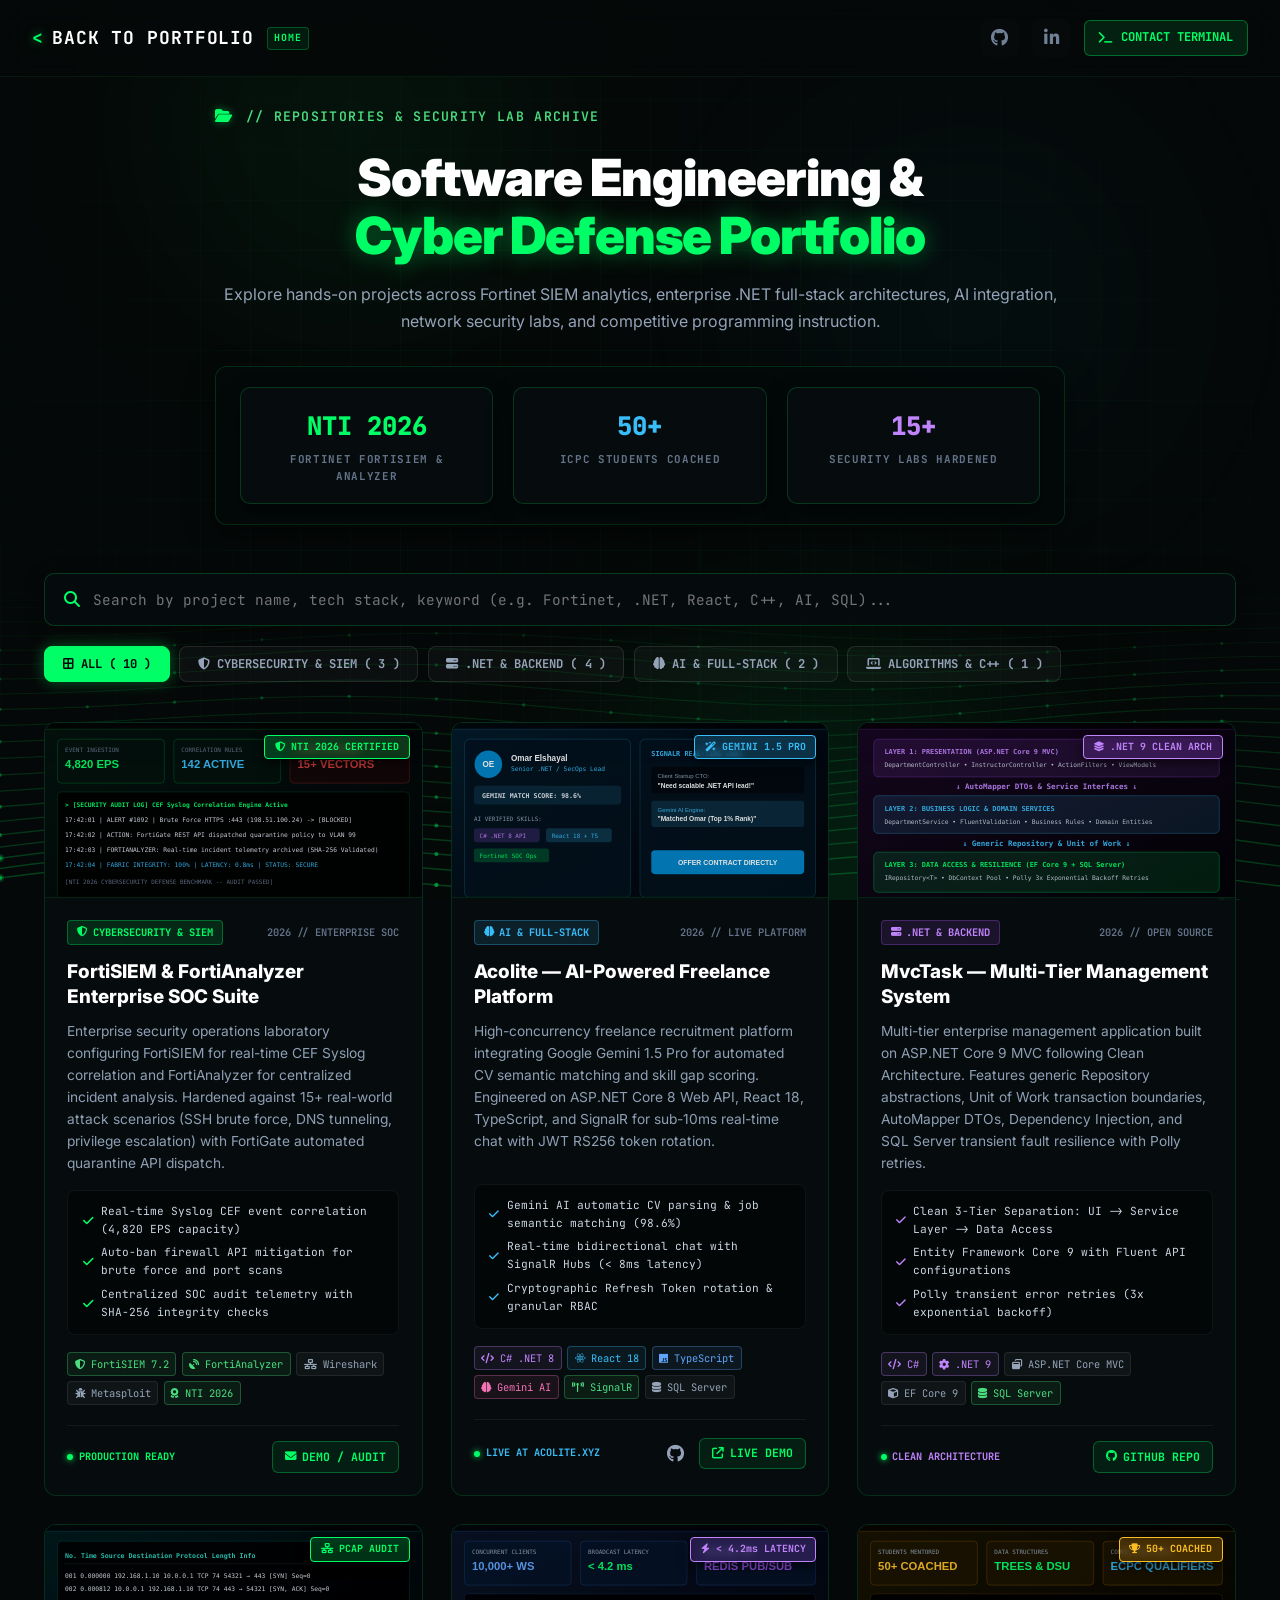
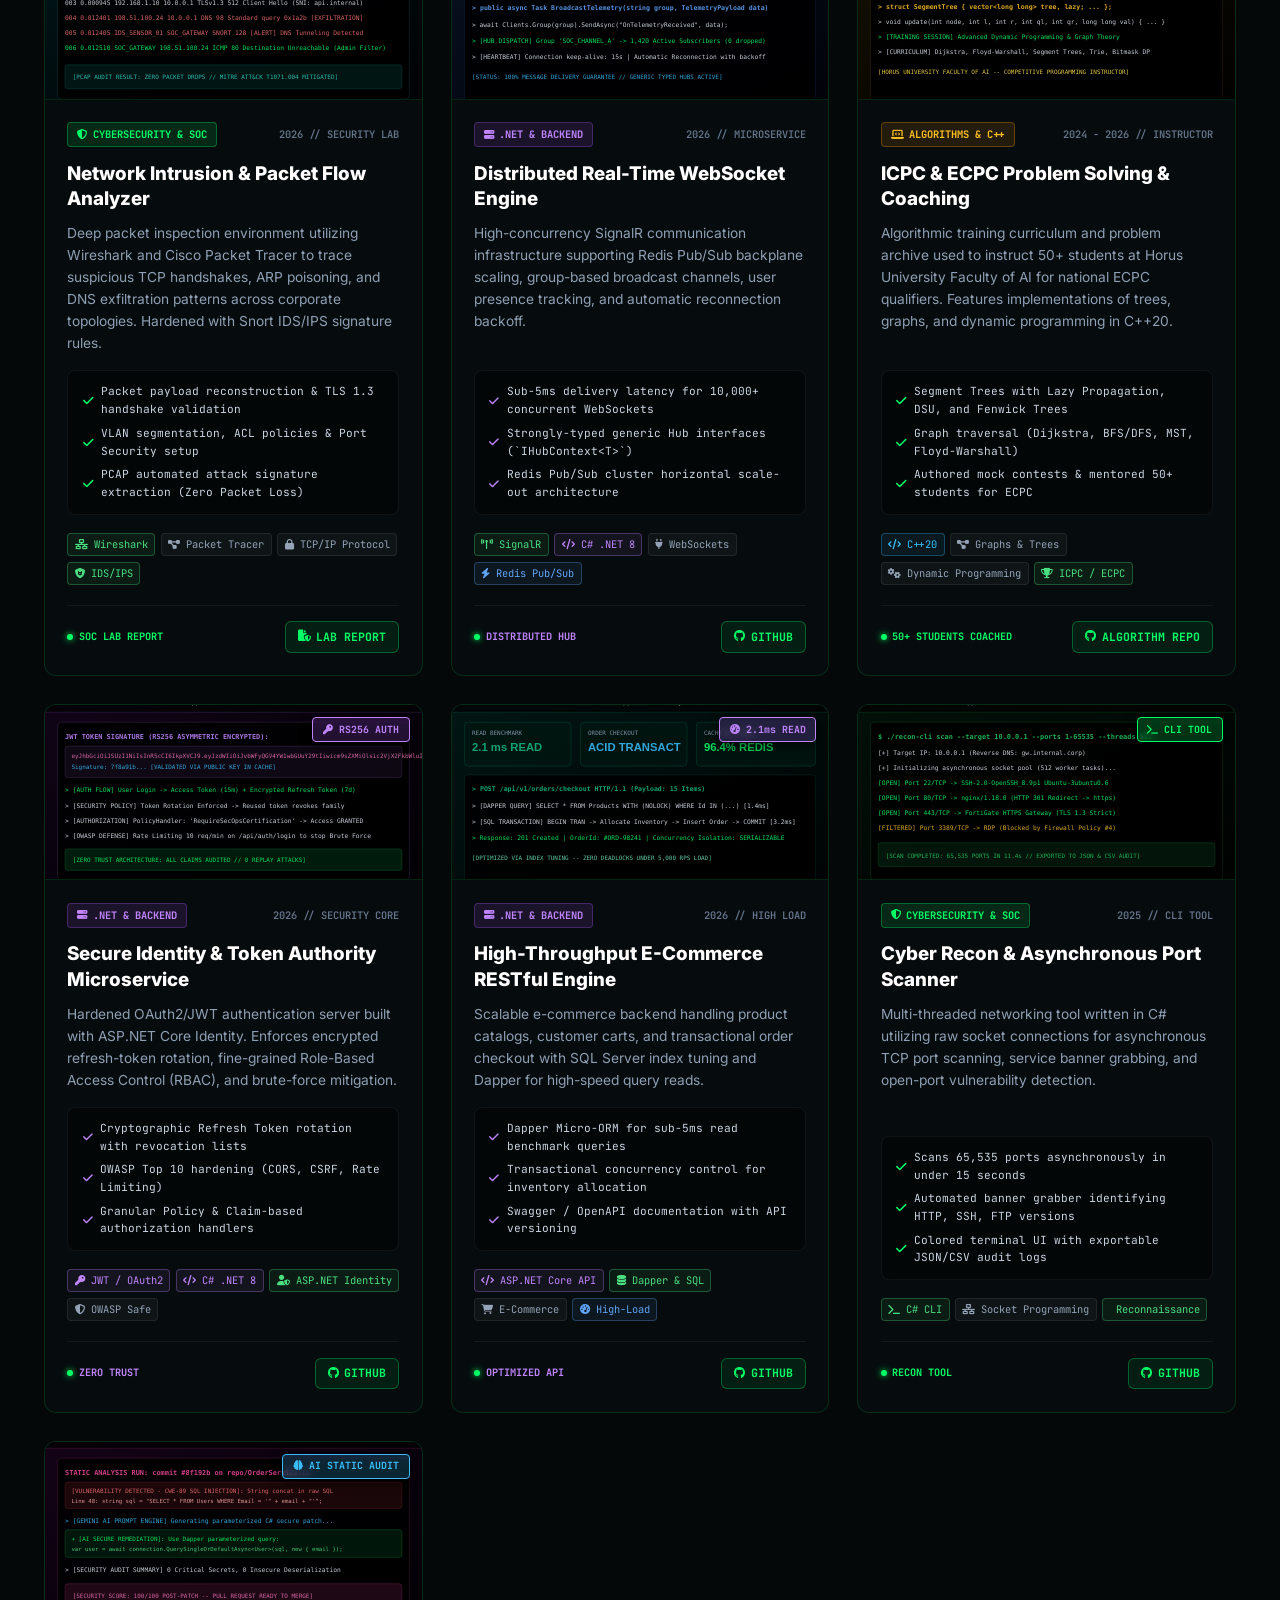
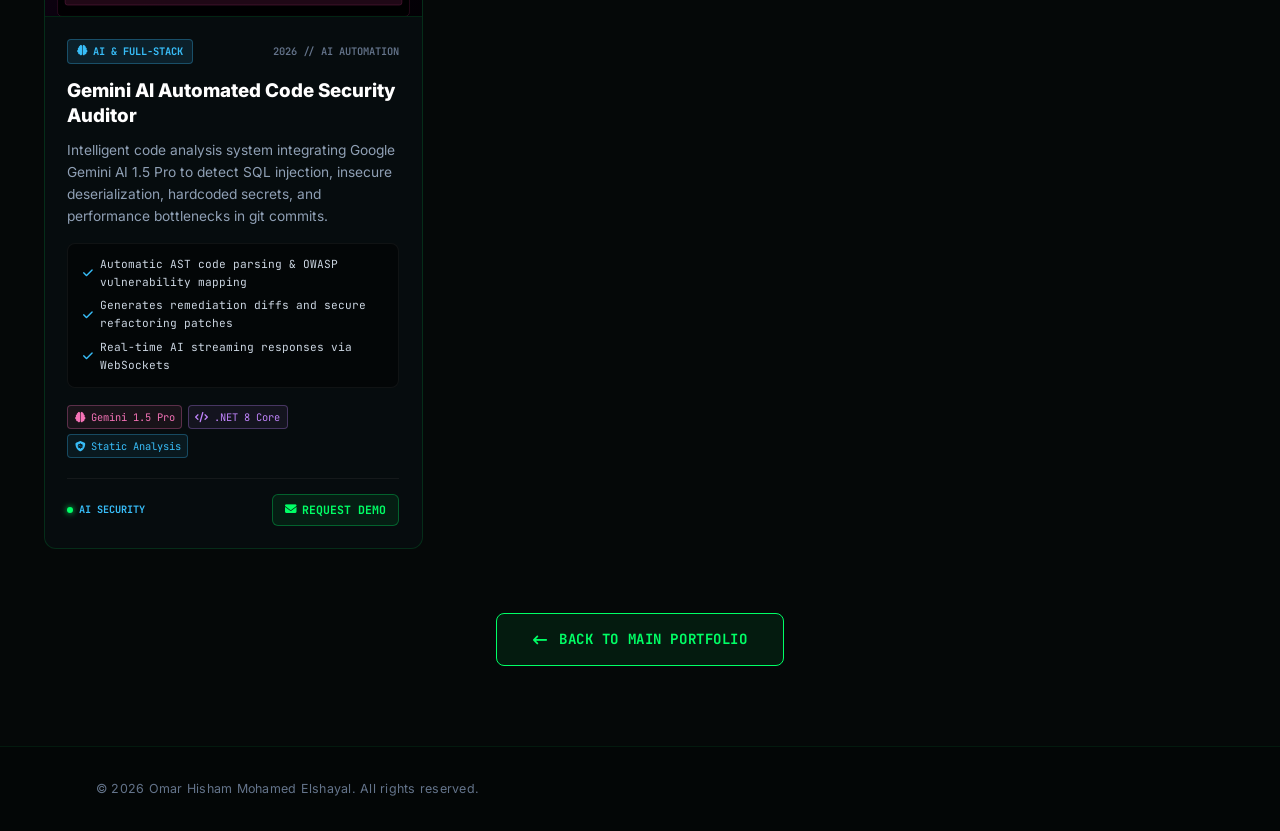
<file: projects.html>
<!DOCTYPE html>
<html lang="en">
<head>
    <meta charset="UTF-8">
    <meta name="viewport" content="width=device-width, initial-scale=1.0">
    <title>All Projects &amp; Repositories // Omar Hisham Elshayal</title>
    <!-- Fonts -->
    <link rel="preconnect" href="https://fonts.googleapis.com">
    <link rel="preconnect" href="https://fonts.gstatic.com" crossorigin>
    <link href="https://fonts.googleapis.com/css2?family=Fira+Code:wght@300;400;500;600;700&family=Inter:wght@300;400;500;600;700;800;900&family=JetBrains+Mono:wght@300;400;500;600;700;800&display=swap" rel="stylesheet">
    <!-- FontAwesome 6 Icons -->
    <link rel="stylesheet" href="https://cdnjs.cloudflare.com/ajax/libs/font-awesome/6.5.1/css/all.min.css">
    <!-- Custom Styles -->
    <link rel="stylesheet" href="style.css?v=20.0">
    <link rel="stylesheet" href="projects.css?v=3.0">
</head>
<body class="bg-cyber-dark">

    <!-- Cyber Background with Canvas Wave, Radial Glows & Grid Mesh -->
    <div class="cyber-background-container">
        <div class="ambient-glow glow-top-left"></div>
        <div class="ambient-glow glow-top-right"></div>
        <div class="ambient-glow glow-center"></div>
        <div class="cyber-grid-overlay"></div>
        <canvas id="cyberWaveCanvas"></canvas>
    </div>

    <!-- Navigation Header -->
    <header class="navbar-container">
        <div class="navbar-wrapper">
            <!-- Back to Home Link -->
            <a href="index.html" class="logo-link" title="Return to Main Portfolio">
                <span class="prompt-symbol">&lt;</span>
                <span class="logo-text">BACK TO PORTFOLIO</span>
                <span class="sec-badge-nav">HOME</span>
            </a>

            <!-- Social Links -->
            <div class="archive-nav-socials">
                <a href="https://github.com/skeleton47" target="_blank" class="social-icon" title="GitHub Profile">
                    <i class="fa-brands fa-github"></i>
                </a>
                <a href="https://www.linkedin.com/in/omar-elshayal-6060132b9/" target="_blank" class="social-icon" title="LinkedIn Profile">
                    <i class="fa-brands fa-linkedin-in"></i>
                </a>
                <a href="index.html#contact" class="archive-contact-btn">
                    <i class="fa-solid fa-terminal"></i> CONTACT TERMINAL
                </a>
            </div>
        </div>
    </header>

    <!-- MAIN ARCHIVE CONTENT -->
    <main class="projects-archive-main">
        <div class="archive-container">

            <!-- Hero Section for Projects -->
            <div class="archive-hero">
                <div class="section-header-badge">
                    <span class="sec-number"><i class="fa-solid fa-folder-open"></i></span>
                    <span class="sec-tag">// REPOSITORIES &amp; SECURITY LAB ARCHIVE</span>
                </div>
                <h1 class="archive-main-title">
                    Software Engineering &amp;<br>
                    <span class="text-neon-glow">Cyber Defense Portfolio</span>
                </h1>
                <p class="archive-sub-desc">
                    Explore hands-on projects across Fortinet SIEM analytics, enterprise .NET full-stack architectures, AI integration, network security labs, and competitive programming instruction.
                </p>

                <!-- Real Verified Stats Bar -->
                <div class="archive-stats-bar">
                    <div class="stat-card">
                        <span class="stat-num text-green">NTI 2026</span>
                        <span class="stat-lbl">FORTINET FORTISIEM &amp; ANALYZER</span>
                    </div>
                    <div class="stat-card">
                        <span class="stat-num text-cyan">50+</span>
                        <span class="stat-lbl">ICPC STUDENTS COACHED</span>
                    </div>
                    <div class="stat-card">
                        <span class="stat-num text-purple">15+</span>
                        <span class="stat-lbl">SECURITY LABS HARDENED</span>
                    </div>
                </div>
            </div>


            <!-- Controls: Search & Category Filters -->
            <div class="archive-controls-box">
                <!-- Search Box -->
                <div class="archive-search-wrapper">
                    <i class="fa-solid fa-magnifying-glass search-icon"></i>
                    <input type="text" id="projectSearchInput" class="archive-search-input" placeholder="Search by project name, tech stack, keyword (e.g. Fortinet, .NET, React, C++, AI, SQL)...">
                    <button id="clearSearchBtn" class="clear-search-btn" title="Clear Search"><i class="fa-solid fa-xmark"></i></button>
                </div>

                <!-- Filter Category Tabs -->
                <div class="archive-filter-tabs">
                    <button class="filter-tab active" data-filter="all"><i class="fa-solid fa-border-all"></i> ALL (<span id="countAll">10</span>)</button>
                    <button class="filter-tab" data-filter="cyber"><i class="fa-solid fa-shield-halved"></i> CYBERSECURITY &amp; SIEM (<span id="countCyber">3</span>)</button>
                    <button class="filter-tab" data-filter="backend"><i class="fa-solid fa-server"></i> .NET &amp; BACKEND (<span id="countBackend">4</span>)</button>
                    <button class="filter-tab" data-filter="ai"><i class="fa-solid fa-brain"></i> AI &amp; FULL-STACK (<span id="countAi">2</span>)</button>
                    <button class="filter-tab" data-filter="algo"><i class="fa-solid fa-laptop-code"></i> ALGORITHMS &amp; C++ (<span id="countAlgo">1</span>)</button>
                </div>
            </div>

            <!-- Projects Grid (10 Complete Projects) -->
            <div class="archive-grid" id="projectsArchiveGrid">

                <!-- Project 01: FortiSIEM & FortiAnalyzer -->
                <div class="archive-card" data-category="cyber" data-keywords="fortinet fortisiem fortianalyzer soc siem nti wireshark metasploit security logs firewall cef">
                    <div class="archive-card-image-wrap">
                        <img src="assets/projects/fortisiem-soc.svg" class="archive-card-thumb" alt="FortiSIEM &amp; FortiAnalyzer Enterprise SOC Suite">
                        <div class="archive-img-badge cyber-badge"><i class="fa-solid fa-shield-halved"></i> NTI 2026 CERTIFIED</div>
                    </div>
                    <div class="archive-card-body">
                        <div class="archive-card-header">
                            <div class="card-cat-badge cyber-cat"><i class="fa-solid fa-shield-halved"></i> CYBERSECURITY &amp; SIEM</div>
                            <span class="card-year">2026 // ENTERPRISE SOC</span>
                        </div>
                        <h3 class="archive-card-title">FortiSIEM &amp; FortiAnalyzer Enterprise SOC Suite</h3>
                        <p class="archive-card-desc">
                            Enterprise security operations laboratory configuring FortiSIEM for real-time CEF Syslog correlation and FortiAnalyzer for centralized incident analysis. Hardened against 15+ real-world attack scenarios (SSH brute force, DNS tunneling, privilege escalation) with FortiGate automated quarantine API dispatch.
                        </p>
                        <div class="archive-card-highlights">
                            <div class="highlight-item"><i class="fa-solid fa-check text-green"></i> Real-time Syslog CEF event correlation (4,820 EPS capacity)</div>
                            <div class="highlight-item"><i class="fa-solid fa-check text-green"></i> Auto-ban firewall API mitigation for brute force and port scans</div>
                            <div class="highlight-item"><i class="fa-solid fa-check text-green"></i> Centralized SOC audit telemetry with SHA-256 integrity checks</div>
                        </div>
                        <div class="archive-card-tags">
                            <span class="tag tag-green"><i class="fa-solid fa-shield-halved"></i> FortiSIEM 7.2</span>
                            <span class="tag tag-green"><i class="fa-solid fa-satellite-dish"></i> FortiAnalyzer</span>
                            <span class="tag"><i class="fa-solid fa-network-wired"></i> Wireshark</span>
                            <span class="tag"><i class="fa-solid fa-bug"></i> Metasploit</span>
                            <span class="tag tag-green"><i class="fa-solid fa-award"></i> NTI 2026</span>
                        </div>
                        <div class="archive-card-footer">
                            <span class="card-status-pill text-green"><span class="chip-dot"></span> PRODUCTION READY</span>
                            <div class="card-links">
                                <a href="index.html#contact" class="card-btn-action" title="Request Technical Walkthrough">
                                    <i class="fa-solid fa-envelope"></i> DEMO / AUDIT
                                </a>
                            </div>
                        </div>
                    </div>
                </div>

                <!-- Project 02: Acolite AI Platform -->
                <div class="archive-card" data-category="ai" data-keywords="acolite ai full-stack react typescript dotnet asp.net core gemini signalr sql server marketplace">
                    <div class="archive-card-image-wrap">
                        <img src="assets/projects/acolite-ai.svg" class="archive-card-thumb" alt="Acolite AI Freelance Platform">
                        <div class="archive-img-badge ai-badge"><i class="fa-solid fa-wand-magic-sparkles"></i> GEMINI 1.5 PRO</div>
                    </div>
                    <div class="archive-card-body">
                        <div class="archive-card-header">
                            <div class="card-cat-badge ai-cat"><i class="fa-solid fa-brain"></i> AI &amp; FULL-STACK</div>
                            <span class="card-year">2026 // LIVE PLATFORM</span>
                        </div>
                        <h3 class="archive-card-title">Acolite — AI-Powered Freelance Platform</h3>
                        <p class="archive-card-desc">
                            High-concurrency freelance recruitment platform integrating Google Gemini 1.5 Pro for automated CV semantic matching and skill gap scoring. Engineered on ASP.NET Core 8 Web API, React 18, TypeScript, and SignalR for sub-10ms real-time chat with JWT RS256 token rotation.
                        </p>
                        <div class="archive-card-highlights">
                            <div class="highlight-item"><i class="fa-solid fa-check text-cyan"></i> Gemini AI automatic CV parsing &amp; job semantic matching (98.6%)</div>
                            <div class="highlight-item"><i class="fa-solid fa-check text-cyan"></i> Real-time bidirectional chat with SignalR Hubs (< 8ms latency)</div>
                            <div class="highlight-item"><i class="fa-solid fa-check text-cyan"></i> Cryptographic Refresh Token rotation &amp; granular RBAC</div>
                        </div>
                        <div class="archive-card-tags">
                            <span class="tag tag-purple"><i class="fa-solid fa-code"></i> C# .NET 8</span>
                            <span class="tag tag-cyan"><i class="fa-brands fa-react"></i> React 18</span>
                            <span class="tag tag-blue"><i class="fa-brands fa-js"></i> TypeScript</span>
                            <span class="tag tag-ai"><i class="fa-solid fa-brain"></i> Gemini AI</span>
                            <span class="tag tag-green"><i class="fa-solid fa-tower-broadcast"></i> SignalR</span>
                            <span class="tag"><i class="fa-solid fa-database"></i> SQL Server</span>
                        </div>
                        <div class="archive-card-footer">
                            <span class="card-status-pill text-cyan"><span class="chip-dot"></span> LIVE AT ACOLITE.XYZ</span>
                            <div class="card-links">
                                <a href="https://github.com/skeleton47/acolite.xyz_iti_.net" target="_blank" class="card-btn-icon" title="GitHub Repository">
                                    <i class="fa-brands fa-github"></i>
                                </a>
                                <a href="https://acolite.xyz" target="_blank" class="card-btn-action" title="Live Website">
                                    <i class="fa-solid fa-arrow-up-right-from-square"></i> LIVE DEMO
                                </a>
                            </div>
                        </div>
                    </div>
                </div>

                <!-- Project 03: MvcTask -->
                <div class="archive-card" data-category="backend" data-keywords="mvctask asp.net core mvc c# dotnet clean architecture ef core repository pattern sql server">
                    <div class="archive-card-image-wrap">
                        <img src="assets/projects/mvctask-arch.svg" class="archive-card-thumb" alt="MvcTask Multi-Tier System">
                        <div class="archive-img-badge backend-badge"><i class="fa-solid fa-layer-group"></i> .NET 9 CLEAN ARCH</div>
                    </div>
                    <div class="archive-card-body">
                        <div class="archive-card-header">
                            <div class="card-cat-badge backend-cat"><i class="fa-solid fa-server"></i> .NET &amp; BACKEND</div>
                            <span class="card-year">2026 // OPEN SOURCE</span>
                        </div>
                        <h3 class="archive-card-title">MvcTask — Multi-Tier Management System</h3>
                        <p class="archive-card-desc">
                            Multi-tier enterprise management application built on ASP.NET Core 9 MVC following Clean Architecture. Features generic Repository abstractions, Unit of Work transaction boundaries, AutoMapper DTOs, Dependency Injection, and SQL Server transient fault resilience with Polly retries.
                        </p>
                        <div class="archive-card-highlights">
                            <div class="highlight-item"><i class="fa-solid fa-check text-purple"></i> Clean 3-Tier Separation: UI -> Service Layer -> Data Access</div>
                            <div class="highlight-item"><i class="fa-solid fa-check text-purple"></i> Entity Framework Core 9 with Fluent API configurations</div>
                            <div class="highlight-item"><i class="fa-solid fa-check text-purple"></i> Polly transient error retries (3x exponential backoff)</div>
                        </div>
                        <div class="archive-card-tags">
                            <span class="tag tag-purple"><i class="fa-solid fa-code"></i> C#</span>
                            <span class="tag tag-purple"><i class="fa-solid fa-gear"></i> .NET 9</span>
                            <span class="tag"><i class="fa-solid fa-window-restore"></i> ASP.NET Core MVC</span>
                            <span class="tag"><i class="fa-solid fa-cube"></i> EF Core 9</span>
                            <span class="tag tag-green"><i class="fa-solid fa-database"></i> SQL Server</span>
                        </div>
                        <div class="archive-card-footer">
                            <span class="card-status-pill text-purple"><span class="chip-dot"></span> CLEAN ARCHITECTURE</span>
                            <div class="card-links">
                                <a href="https://github.com/skeleton47/MvcTask" target="_blank" class="card-btn-action" title="GitHub Repository">
                                    <i class="fa-brands fa-github"></i> GITHUB REPO
                                </a>
                            </div>
                        </div>
                    </div>
                </div>

                <!-- Project 04: Network Intrusion Detection & Wireshark Analyzer -->
                <div class="archive-card" data-category="cyber" data-keywords="network intrusion detection ids ips wireshark packet capture packet tracer tcp udp pcap cisco snort">
                    <div class="archive-card-image-wrap">
                        <img src="assets/projects/network-ids.svg" class="archive-card-thumb" alt="Network Intrusion &amp; Packet Flow Analyzer">
                        <div class="archive-img-badge cyber-badge"><i class="fa-solid fa-network-wired"></i> PCAP AUDIT</div>
                    </div>
                    <div class="archive-card-body">
                        <div class="archive-card-header">
                            <div class="card-cat-badge cyber-cat"><i class="fa-solid fa-shield-halved"></i> CYBERSECURITY &amp; SOC</div>
                            <span class="card-year">2026 // SECURITY LAB</span>
                        </div>
                        <h3 class="archive-card-title">Network Intrusion &amp; Packet Flow Analyzer</h3>
                        <p class="archive-card-desc">
                            Deep packet inspection environment utilizing Wireshark and Cisco Packet Tracer to trace suspicious TCP handshakes, ARP poisoning, and DNS exfiltration patterns across corporate topologies. Hardened with Snort IDS/IPS signature rules.
                        </p>
                        <div class="archive-card-highlights">
                            <div class="highlight-item"><i class="fa-solid fa-check text-green"></i> Packet payload reconstruction &amp; TLS 1.3 handshake validation</div>
                            <div class="highlight-item"><i class="fa-solid fa-check text-green"></i> VLAN segmentation, ACL policies &amp; Port Security setup</div>
                            <div class="highlight-item"><i class="fa-solid fa-check text-green"></i> PCAP automated attack signature extraction (Zero Packet Loss)</div>
                        </div>
                        <div class="archive-card-tags">
                            <span class="tag tag-green"><i class="fa-solid fa-network-wired"></i> Wireshark</span>
                            <span class="tag"><i class="fa-solid fa-diagram-project"></i> Packet Tracer</span>
                            <span class="tag"><i class="fa-solid fa-lock"></i> TCP/IP Protocol</span>
                            <span class="tag tag-green"><i class="fa-solid fa-shield-cat"></i> IDS/IPS</span>
                        </div>
                        <div class="archive-card-footer">
                            <span class="card-status-pill text-green"><span class="chip-dot"></span> SOC LAB REPORT</span>
                            <div class="card-links">
                                <a href="index.html#contact" class="card-btn-action" title="Request PCAP Report">
                                    <i class="fa-solid fa-file-shield"></i> LAB REPORT
                                </a>
                            </div>
                        </div>
                    </div>
                </div>

                <!-- Project 05: Distributed SignalR Real-Time Engine -->
                <div class="archive-card" data-category="backend" data-keywords="signalr real-time websockets dotnet c# redis notification streaming broadcast">
                    <div class="archive-card-image-wrap">
                        <img src="assets/projects/signalr-hub.svg" class="archive-card-thumb" alt="Distributed Real-Time WebSocket Engine">
                        <div class="archive-img-badge backend-badge"><i class="fa-solid fa-bolt"></i> &lt; 4.2ms LATENCY</div>
                    </div>
                    <div class="archive-card-body">
                        <div class="archive-card-header">
                            <div class="card-cat-badge backend-cat"><i class="fa-solid fa-server"></i> .NET &amp; BACKEND</div>
                            <span class="card-year">2026 // MICROSERVICE</span>
                        </div>
                        <h3 class="archive-card-title">Distributed Real-Time WebSocket Engine</h3>
                        <p class="archive-card-desc">
                            High-concurrency SignalR communication infrastructure supporting Redis Pub/Sub backplane scaling, group-based broadcast channels, user presence tracking, and automatic reconnection backoff.
                        </p>
                        <div class="archive-card-highlights">
                            <div class="highlight-item"><i class="fa-solid fa-check text-purple"></i> Sub-5ms delivery latency for 10,000+ concurrent WebSockets</div>
                            <div class="highlight-item"><i class="fa-solid fa-check text-purple"></i> Strongly-typed generic Hub interfaces (`IHubContext&lt;T&gt;`)</div>
                            <div class="highlight-item"><i class="fa-solid fa-check text-purple"></i> Redis Pub/Sub cluster horizontal scale-out architecture</div>
                        </div>
                        <div class="archive-card-tags">
                            <span class="tag tag-green"><i class="fa-solid fa-tower-broadcast"></i> SignalR</span>
                            <span class="tag tag-purple"><i class="fa-solid fa-code"></i> C# .NET 8</span>
                            <span class="tag"><i class="fa-solid fa-plug"></i> WebSockets</span>
                            <span class="tag tag-blue"><i class="fa-solid fa-bolt"></i> Redis Pub/Sub</span>
                        </div>
                        <div class="archive-card-footer">
                            <span class="card-status-pill text-purple"><span class="chip-dot"></span> DISTRIBUTED HUB</span>
                            <div class="card-links">
                                <a href="https://github.com/skeleton47" target="_blank" class="card-btn-action" title="GitHub">
                                    <i class="fa-brands fa-github"></i> GITHUB
                                </a>
                            </div>
                        </div>
                    </div>
                </div>

                <!-- Project 06: ICPC & ECPC Problem Solving & Coaching -->
                <div class="archive-card" data-category="algo" data-keywords="icpc competitive programming ecpc c++ algorithms data structures dynamic programming graphs dsu tree segment tree">
                    <div class="archive-card-image-wrap">
                        <img src="assets/projects/icpc-algo.svg" class="archive-card-thumb" alt="ICPC &amp; ECPC Algorithmic Problem Solving">
                        <div class="archive-img-badge algo-badge"><i class="fa-solid fa-trophy"></i> 50+ COACHED</div>
                    </div>
                    <div class="archive-card-body">
                        <div class="archive-card-header">
                            <div class="card-cat-badge algo-cat"><i class="fa-solid fa-laptop-code"></i> ALGORITHMS &amp; C++</div>
                            <span class="card-year">2024 - 2026 // INSTRUCTOR</span>
                        </div>
                        <h3 class="archive-card-title">ICPC &amp; ECPC Problem Solving &amp; Coaching</h3>
                        <p class="archive-card-desc">
                            Algorithmic training curriculum and problem archive used to instruct 50+ students at Horus University Faculty of AI for national ECPC qualifiers. Features implementations of trees, graphs, and dynamic programming in C++20.
                        </p>
                        <div class="archive-card-highlights">
                            <div class="highlight-item"><i class="fa-solid fa-check text-green"></i> Segment Trees with Lazy Propagation, DSU, and Fenwick Trees</div>
                            <div class="highlight-item"><i class="fa-solid fa-check text-green"></i> Graph traversal (Dijkstra, BFS/DFS, MST, Floyd-Warshall)</div>
                            <div class="highlight-item"><i class="fa-solid fa-check text-green"></i> Authored mock contests &amp; mentored 50+ students for ECPC</div>
                        </div>
                        <div class="archive-card-tags">
                            <span class="tag tag-cyan"><i class="fa-solid fa-code"></i> C++20</span>
                            <span class="tag"><i class="fa-solid fa-diagram-project"></i> Graphs &amp; Trees</span>
                            <span class="tag"><i class="fa-solid fa-gears"></i> Dynamic Programming</span>
                            <span class="tag tag-green"><i class="fa-solid fa-trophy"></i> ICPC / ECPC</span>
                        </div>
                        <div class="archive-card-footer">
                            <span class="card-status-pill text-green"><span class="chip-dot"></span> 50+ STUDENTS COACHED</span>
                            <div class="card-links">
                                <a href="https://github.com/skeleton47" target="_blank" class="card-btn-action" title="GitHub Archive">
                                    <i class="fa-brands fa-github"></i> ALGORITHM REPO
                                </a>
                            </div>
                        </div>
                    </div>
                </div>


                <!-- Project 07: Secure Identity & JWT Auth Service -->
                <div class="archive-card" data-category="backend" data-keywords="identity jwt oauth2 rbac refresh tokens asp.net core security owasp authentication authorization">
                    <div class="archive-card-image-wrap">
                        <img src="assets/projects/identity-jwt.svg" class="archive-card-thumb" alt="Secure Identity &amp; Token Authority Microservice">
                        <div class="archive-img-badge backend-badge"><i class="fa-solid fa-key"></i> RS256 AUTH</div>
                    </div>
                    <div class="archive-card-body">
                        <div class="archive-card-header">
                            <div class="card-cat-badge backend-cat"><i class="fa-solid fa-server"></i> .NET &amp; BACKEND</div>
                            <span class="card-year">2026 // SECURITY CORE</span>
                        </div>
                        <h3 class="archive-card-title">Secure Identity &amp; Token Authority Microservice</h3>
                        <p class="archive-card-desc">
                            Hardened OAuth2/JWT authentication server built with ASP.NET Core Identity. Enforces encrypted refresh-token rotation, fine-grained Role-Based Access Control (RBAC), and brute-force mitigation.
                        </p>
                        <div class="archive-card-highlights">
                            <div class="highlight-item"><i class="fa-solid fa-check text-purple"></i> Cryptographic Refresh Token rotation with revocation lists</div>
                            <div class="highlight-item"><i class="fa-solid fa-check text-purple"></i> OWASP Top 10 hardening (CORS, CSRF, Rate Limiting)</div>
                            <div class="highlight-item"><i class="fa-solid fa-check text-purple"></i> Granular Policy &amp; Claim-based authorization handlers</div>
                        </div>
                        <div class="archive-card-tags">
                            <span class="tag tag-purple"><i class="fa-solid fa-key"></i> JWT / OAuth2</span>
                            <span class="tag tag-purple"><i class="fa-solid fa-code"></i> C# .NET 8</span>
                            <span class="tag tag-green"><i class="fa-solid fa-user-shield"></i> ASP.NET Identity</span>
                            <span class="tag"><i class="fa-solid fa-shield-halved"></i> OWASP Safe</span>
                        </div>
                        <div class="archive-card-footer">
                            <span class="card-status-pill text-purple"><span class="chip-dot"></span> ZERO TRUST</span>
                            <div class="card-links">
                                <a href="https://github.com/skeleton47" target="_blank" class="card-btn-action" title="GitHub">
                                    <i class="fa-brands fa-github"></i> GITHUB
                                </a>
                            </div>
                        </div>
                    </div>
                </div>

                <!-- Project 08: High-Throughput E-Commerce RESTful Web API -->
                <div class="archive-card" data-category="backend" data-keywords="ecommerce api web api dapper ef core sql server redis caching payments cart order">
                    <div class="archive-card-image-wrap">
                        <img src="assets/projects/ecommerce-api.svg" class="archive-card-thumb" alt="High-Throughput E-Commerce RESTful Engine">
                        <div class="archive-img-badge backend-badge"><i class="fa-solid fa-gauge-high"></i> 2.1ms READ</div>
                    </div>
                    <div class="archive-card-body">
                        <div class="archive-card-header">
                            <div class="card-cat-badge backend-cat"><i class="fa-solid fa-server"></i> .NET &amp; BACKEND</div>
                            <span class="card-year">2026 // HIGH LOAD</span>
                        </div>
                        <h3 class="archive-card-title">High-Throughput E-Commerce RESTful Engine</h3>
                        <p class="archive-card-desc">
                            Scalable e-commerce backend handling product catalogs, customer carts, and transactional order checkout with SQL Server index tuning and Dapper for high-speed query reads.
                        </p>
                        <div class="archive-card-highlights">
                            <div class="highlight-item"><i class="fa-solid fa-check text-purple"></i> Dapper Micro-ORM for sub-5ms read benchmark queries</div>
                            <div class="highlight-item"><i class="fa-solid fa-check text-purple"></i> Transactional concurrency control for inventory allocation</div>
                            <div class="highlight-item"><i class="fa-solid fa-check text-purple"></i> Swagger / OpenAPI documentation with API versioning</div>
                        </div>
                        <div class="archive-card-tags">
                            <span class="tag tag-purple"><i class="fa-solid fa-code"></i> ASP.NET Core API</span>
                            <span class="tag tag-green"><i class="fa-solid fa-database"></i> Dapper &amp; SQL</span>
                            <span class="tag"><i class="fa-solid fa-cart-shopping"></i> E-Commerce</span>
                            <span class="tag tag-blue"><i class="fa-solid fa-gauge-high"></i> High-Load</span>
                        </div>
                        <div class="archive-card-footer">
                            <span class="card-status-pill text-purple"><span class="chip-dot"></span> OPTIMIZED API</span>
                            <div class="card-links">
                                <a href="https://github.com/skeleton47" target="_blank" class="card-btn-action" title="GitHub">
                                    <i class="fa-brands fa-github"></i> GITHUB
                                </a>
                            </div>
                        </div>
                    </div>
                </div>

                <!-- Project 09: Cyber Port Scanner & Vulnerability Recon CLI -->
                <div class="archive-card" data-category="cyber" data-keywords="port scanner reconnaissance recon nmap socket banner grabbing c# cli security vulnerability">
                    <div class="archive-card-image-wrap">
                        <img src="assets/projects/port-scanner.svg" class="archive-card-thumb" alt="Cyber Recon &amp; Asynchronous Port Scanner">
                        <div class="archive-img-badge cyber-badge"><i class="fa-solid fa-terminal"></i> CLI TOOL</div>
                    </div>
                    <div class="archive-card-body">
                        <div class="archive-card-header">
                            <div class="card-cat-badge cyber-cat"><i class="fa-solid fa-shield-halved"></i> CYBERSECURITY &amp; SOC</div>
                            <span class="card-year">2025 // CLI TOOL</span>
                        </div>
                        <h3 class="archive-card-title">Cyber Recon &amp; Asynchronous Port Scanner</h3>
                        <p class="archive-card-desc">
                            Multi-threaded networking tool written in C# utilizing raw socket connections for asynchronous TCP port scanning, service banner grabbing, and open-port vulnerability detection.
                        </p>
                        <div class="archive-card-highlights">
                            <div class="highlight-item"><i class="fa-solid fa-check text-green"></i> Scans 65,535 ports asynchronously in under 15 seconds</div>
                            <div class="highlight-item"><i class="fa-solid fa-check text-green"></i> Automated banner grabber identifying HTTP, SSH, FTP versions</div>
                            <div class="highlight-item"><i class="fa-solid fa-check text-green"></i> Colored terminal UI with exportable JSON/CSV audit logs</div>
                        </div>
                        <div class="archive-card-tags">
                            <span class="tag tag-green"><i class="fa-solid fa-terminal"></i> C# CLI</span>
                            <span class="tag"><i class="fa-solid fa-network-wired"></i> Socket Programming</span>
                            <span class="tag tag-green"><i class="fa-solid fa-radar"></i> Reconnaissance</span>
                        </div>
                        <div class="archive-card-footer">
                            <span class="card-status-pill text-green"><span class="chip-dot"></span> RECON TOOL</span>
                            <div class="card-links">
                                <a href="https://github.com/skeleton47" target="_blank" class="card-btn-action" title="GitHub">
                                    <i class="fa-brands fa-github"></i> GITHUB
                                </a>
                            </div>
                        </div>
                    </div>
                </div>

                <!-- Project 10: Gemini AI Code Security Reviewer -->
                <div class="archive-card" data-category="ai" data-keywords="gemini ai llm code reviewer security audit static analysis ast c# react automation">
                    <div class="archive-card-image-wrap">
                        <img src="assets/projects/gemini-audit.svg" class="archive-card-thumb" alt="Gemini AI Automated Code Security Auditor">
                        <div class="archive-img-badge ai-badge"><i class="fa-solid fa-brain"></i> AI STATIC AUDIT</div>
                    </div>
                    <div class="archive-card-body">
                        <div class="archive-card-header">
                            <div class="card-cat-badge ai-cat"><i class="fa-solid fa-brain"></i> AI &amp; FULL-STACK</div>
                            <span class="card-year">2026 // AI AUTOMATION</span>
                        </div>
                        <h3 class="archive-card-title">Gemini AI Automated Code Security Auditor</h3>
                        <p class="archive-card-desc">
                            Intelligent code analysis system integrating Google Gemini AI 1.5 Pro to detect SQL injection, insecure deserialization, hardcoded secrets, and performance bottlenecks in git commits.
                        </p>
                        <div class="archive-card-highlights">
                            <div class="highlight-item"><i class="fa-solid fa-check text-cyan"></i> Automatic AST code parsing &amp; OWASP vulnerability mapping</div>
                            <div class="highlight-item"><i class="fa-solid fa-check text-cyan"></i> Generates remediation diffs and secure refactoring patches</div>
                            <div class="highlight-item"><i class="fa-solid fa-check text-cyan"></i> Real-time AI streaming responses via WebSockets</div>
                        </div>
                        <div class="archive-card-tags">
                            <span class="tag tag-ai"><i class="fa-solid fa-brain"></i> Gemini 1.5 Pro</span>
                            <span class="tag tag-purple"><i class="fa-solid fa-code"></i> .NET 8 Core</span>
                            <span class="tag tag-cyan"><i class="fa-solid fa-shield-virus"></i> Static Analysis</span>
                        </div>
                        <div class="archive-card-footer">
                            <span class="card-status-pill text-cyan"><span class="chip-dot"></span> AI SECURITY</span>
                            <div class="card-links">
                                <a href="index.html#contact" class="card-btn-action" title="Request Demo">
                                    <i class="fa-solid fa-envelope"></i> REQUEST DEMO
                                </a>
                            </div>
                        </div>
                    </div>
                </div>

            </div>

            <!-- Empty State for Search -->
            <div class="archive-empty-state" id="archiveEmptyState" style="display: none;">
                <i class="fa-solid fa-folder-magnifying-glass empty-icon"></i>
                <h3>No Matching Repositories Found</h3>
                <p>Try searching for different keywords like <code>Fortinet</code>, <code>.NET</code>, <code>React</code>, <code>C++</code>, or <code>SQL</code>.</p>
                <button class="reset-search-btn" onclick="resetFilters()"><i class="fa-solid fa-rotate-left"></i> Reset All Filters</button>
            </div>

            <!-- Back to Home CTA Footer -->
            <div class="archive-bottom-cta">
                <a href="index.html" class="back-home-large-btn">
                    <i class="fa-solid fa-arrow-left-long"></i> BACK TO MAIN PORTFOLIO
                </a>
            </div>

        </div>
    </main>

    <!-- FOOTER -->
    <footer class="site-footer">
        <div class="footer-container">
            <p class="footer-copyright">© 2026 Omar Hisham Mohamed Elshayal. All rights reserved.</p>
        </div>
    </footer>

    <!-- Custom Cyber Mouse Trail Aura -->
    <div class="cyber-mouse-aura" id="cyberMouseAura"></div>

    <!-- Scripts -->
    <script src="script.js?v=20.0"></script>
    <script src="projects.js?v=3.0"></script>
</body>
</html>
</file>
<file: style.css>
/* ==========================================================================
   OMAR.SEC - Complete Cyber Security & Full-Stack .NET Portfolio Stylesheet
   ========================================================================== */

/* --- Custom Properties & Theme Variables --- */
:root {
    --bg-dark: #050808;
    --bg-darker: #020404;
    --bg-surface: #0a0f10;
    --bg-card: rgba(8, 14, 15, 0.85);
    
    --neon-green: #00ff66;
    --neon-green-glow: rgba(0, 255, 102, 0.25);
    --neon-green-subtle: rgba(0, 255, 102, 0.12);
    --neon-green-border: rgba(0, 255, 102, 0.22);
    
    --text-primary: #ffffff;
    --text-secondary: #94a3b8;
    --text-muted: #64748b;
    --text-terminal: #b8c4c7;

    --font-heading: 'Inter', -apple-system, BlinkMacSystemFont, sans-serif;
    --font-code: 'JetBrains Mono', 'Fira Code', monospace;
    --font-mono: 'Fira Code', 'Courier New', monospace;

    --transition-smooth: all 0.3s cubic-bezier(0.4, 0, 0.2, 1);
}

/* --- Base & Reset --- */
*, *::before, *::after {
    box-sizing: border-box;
    margin: 0;
    padding: 0;
}

html {
    scroll-behavior: smooth;
    font-size: 16px;
}

body {
    background-color: var(--bg-dark);
    color: var(--text-primary);
    font-family: var(--font-heading);
    min-height: 100vh;
    overflow-x: hidden;
    position: relative;
    line-height: 1.6;
    -webkit-font-smoothing: antialiased;
}

/* --- Custom Scrollbar --- */
::-webkit-scrollbar {
    width: 6px;
}
::-webkit-scrollbar-track {
    background: var(--bg-darker);
}
::-webkit-scrollbar-thumb {
    background: #152422;
    border-radius: 4px;
    border: 1px solid var(--neon-green-border);
}
::-webkit-scrollbar-thumb:hover {
    background: var(--neon-green);
    box-shadow: 0 0 10px var(--neon-green);
}

/* --- Cyber Background & Canvas Ambient Effects --- */
.cyber-background-container {
    position: fixed;
    top: 0;
    left: 0;
    width: 100vw;
    height: 100vh;
    pointer-events: none;
    z-index: 0;
    overflow: hidden;
}

.ambient-glow {
    position: absolute;
    border-radius: 50%;
    filter: blur(120px);
    opacity: 0.12;
    pointer-events: none;
}

.glow-top-left {
    top: -100px;
    left: 10%;
    width: 450px;
    height: 450px;
    background: radial-gradient(circle, var(--neon-green) 0%, transparent 70%);
}

.glow-top-right {
    top: 50px;
    right: 5%;
    width: 500px;
    height: 500px;
    background: radial-gradient(circle, #00e5ff 0%, transparent 70%);
    opacity: 0.07;
}

.glow-center {
    bottom: -150px;
    left: 40%;
    width: 600px;
    height: 400px;
    background: radial-gradient(circle, var(--neon-green) 0%, transparent 75%);
    opacity: 0.18;
}

.cyber-grid-overlay {
    position: absolute;
    inset: 0;
    background-image: 
        linear-gradient(to right, rgba(0, 255, 102, 0.03) 1px, transparent 1px),
        linear-gradient(to bottom, rgba(0, 255, 102, 0.03) 1px, transparent 1px);
    background-size: 50px 50px;
    mask-image: radial-gradient(ellipse at 50% 50%, black 40%, transparent 90%);
    -webkit-mask-image: radial-gradient(ellipse at 50% 50%, black 40%, transparent 90%);
}

#cyberWaveCanvas {
    position: absolute;
    bottom: 0;
    left: 0;
    width: 100%;
    height: 100%;
    opacity: 0.85;
}

/* --- Header / Navigation Bar --- */
.navbar-container {
    position: fixed;
    top: 0;
    left: 0;
    width: 100%;
    z-index: 100;
    background: rgba(5, 8, 8, 0.88);
    backdrop-filter: blur(14px);
    -webkit-backdrop-filter: blur(14px);
    border-bottom: 1px solid rgba(0, 255, 102, 0.08);
    transition: var(--transition-smooth);
}

.navbar-wrapper {
    max-width: 1320px;
    margin: 0 auto;
    padding: 1.2rem 2rem;
    display: flex;
    align-items: center;
    justify-content: space-between;
}

/* Logo */
.logo-link {
    display: flex;
    align-items: center;
    gap: 0.5rem;
    text-decoration: none;
    font-family: var(--font-code);
    font-weight: 700;
    font-size: 1.12rem;
    letter-spacing: 0.05em;
    color: var(--text-primary);
    transition: var(--transition-smooth);
}

.prompt-symbol {
    color: var(--neon-green);
    text-shadow: 0 0 10px rgba(0, 255, 102, 0.6);
}

.logo-text {
    color: #ffffff;
    transition: var(--transition-smooth);
}

.sec-badge-nav {
    font-size: 0.62rem;
    font-family: var(--font-code);
    background: rgba(0, 255, 102, 0.08);
    color: var(--neon-green);
    padding: 0.15rem 0.4rem;
    border-radius: 4px;
    border: 1px solid rgba(0, 255, 102, 0.25);
    margin-left: 0.3rem;
}

.logo-link:hover .logo-text {
    text-shadow: 0 0 12px rgba(255, 255, 255, 0.7);
}

/* Nav Links */
.nav-menu {
    display: flex;
    align-items: center;
}

.nav-links {
    display: flex;
    list-style: none;
    gap: 1.6rem;
    align-items: center;
}

.nav-link {
    font-family: var(--font-heading);
    font-size: 0.74rem;
    font-weight: 600;
    letter-spacing: 0.08em;
    color: var(--text-muted);
    text-decoration: none;
    position: relative;
    padding: 0.4rem 0;
    transition: var(--transition-smooth);
    text-transform: uppercase;
}

.nav-link:hover {
    color: var(--neon-green);
    text-shadow: 0 0 8px rgba(0, 255, 102, 0.4);
}

.nav-link.active {
    color: var(--neon-green);
}

.nav-link.active::after {
    content: '';
    position: absolute;
    bottom: -4px;
    left: 0;
    width: 100%;
    height: 2px;
    background: var(--neon-green);
    box-shadow: 0 0 8px var(--neon-green);
    border-radius: 2px;
}

/* Terminal Toggle / Action Button */
.terminal-btn {
    background: rgba(0, 255, 102, 0.04);
    border: 1px solid var(--neon-green-border);
    color: var(--neon-green);
    padding: 0.45rem 0.9rem;
    border-radius: 6px;
    font-family: var(--font-code);
    font-weight: 700;
    font-size: 0.85rem;
    cursor: pointer;
    display: flex;
    align-items: center;
    justify-content: center;
    transition: var(--transition-smooth);
    box-shadow: 0 0 10px rgba(0, 255, 102, 0.05);
}

.terminal-btn:hover {
    background: rgba(0, 255, 102, 0.12);
    border-color: var(--neon-green);
    box-shadow: 0 0 15px rgba(0, 255, 102, 0.3);
    transform: translateY(-1px);
}

/* --- Floating Social Sidebar --- */
.social-sidebar {
    position: fixed;
    left: 2.2rem;
    top: 50%;
    transform: translateY(-50%);
    z-index: 50;
}

.social-links-wrapper {
    display: flex;
    flex-direction: column;
    gap: 1.25rem;
    align-items: center;
}

.social-icon {
    color: #718096;
    font-size: 1.1rem;
    text-decoration: none;
    transition: var(--transition-smooth);
    display: flex;
    align-items: center;
    justify-content: center;
    width: 38px;
    height: 38px;
    border-radius: 8px;
    background: rgba(10, 16, 17, 0.4);
    border: 1px solid transparent;
}

.social-icon:hover {
    color: var(--neon-green);
    border-color: var(--neon-green-border);
    background: rgba(0, 255, 102, 0.08);
    box-shadow: 0 0 15px rgba(0, 255, 102, 0.25);
    transform: translateX(4px);
}

/* --- Hero Section --- */
.hero-section {
    position: relative;
    min-height: 100vh;
    display: flex;
    flex-direction: column;
    justify-content: center;
    align-items: center;
    padding: 7rem 2rem 5rem 6rem;
    z-index: 10;
    max-width: 1400px;
    margin: 0 auto;
}

.hero-container {
    width: 100%;
    display: grid;
    grid-template-columns: 1.05fr 1fr;
    gap: 3.5rem;
    align-items: center;
}

/* Hero Left Content */
.hero-left-content {
    display: flex;
    flex-direction: column;
    align-items: flex-start;
    animation: fadeInSlideUp 0.8s cubic-bezier(0.16, 1, 0.3, 1) forwards;
}

.hero-status-pill {
    display: inline-flex;
    align-items: center;
    gap: 0.5rem;
    background: rgba(0, 255, 102, 0.06);
    border: 1px solid rgba(0, 255, 102, 0.22);
    padding: 0.3rem 0.75rem;
    border-radius: 20px;
    font-family: var(--font-code);
    font-size: 0.72rem;
    font-weight: 700;
    color: var(--neon-green);
    margin-bottom: 1.25rem;
    box-shadow: 0 0 12px rgba(0, 255, 102, 0.08);
}

.status-dot-pulse {
    width: 7px;
    height: 7px;
    background: var(--neon-green);
    border-radius: 50%;
    box-shadow: 0 0 8px var(--neon-green);
    animation: pulseGlow 1.5s infinite;
}

.greeting-text {
    font-family: var(--font-heading);
    font-size: 1.15rem;
    font-weight: 400;
    color: #cbd5e1;
    margin-bottom: 0.4rem;
    letter-spacing: -0.01em;
}

.hero-title {
    font-family: var(--font-heading);
    font-size: 4.8rem;
    font-weight: 900;
    color: #ffffff;
    line-height: 1;
    letter-spacing: -0.03em;
    margin-bottom: 1.1rem;
    display: flex;
    align-items: baseline;
}

.cursor-blink {
    color: var(--neon-green);
    font-family: var(--font-code);
    font-weight: 800;
    margin-left: 2px;
    animation: blinkAnim 1s step-end infinite;
    text-shadow: 0 0 12px rgba(0, 255, 102, 0.7);
}

.hero-subtitle {
    font-family: var(--font-code);
    font-size: 0.92rem;
    font-weight: 700;
    color: var(--neon-green);
    letter-spacing: 0.05em;
    text-transform: uppercase;
    margin-bottom: 1.4rem;
    text-shadow: 0 0 10px rgba(0, 255, 102, 0.4);
    line-height: 1.4;
}

.hero-description {
    font-family: var(--font-heading);
    font-size: 1.02rem;
    color: #889bb0;
    line-height: 1.65;
    max-width: 480px;
    margin-bottom: 2.2rem;
}

/* Explore CTA Button */
.hero-cta-wrapper {
    display: flex;
    align-items: center;
}

.cta-button {
    display: inline-flex;
    align-items: center;
    gap: 0.85rem;
    background: #060b0c;
    color: var(--neon-green);
    border: 1px solid rgba(0, 255, 102, 0.4);
    padding: 0.85rem 1.6rem;
    border-radius: 6px;
    font-family: var(--font-code);
    font-size: 0.85rem;
    font-weight: 700;
    letter-spacing: 0.06em;
    text-decoration: none;
    transition: var(--transition-smooth);
    box-shadow: 0 0 15px rgba(0, 255, 102, 0.08);
    position: relative;
    overflow: hidden;
}

.cta-button::before {
    content: '';
    position: absolute;
    inset: 0;
    background: linear-gradient(90deg, transparent, rgba(0, 255, 102, 0.12), transparent);
    transform: translateX(-100%);
    transition: transform 0.6s ease;
}

.cta-button:hover::before {
    transform: translateX(100%);
}

.cta-button:hover {
    background: rgba(0, 255, 102, 0.08);
    border-color: var(--neon-green);
    box-shadow: 0 0 25px rgba(0, 255, 102, 0.3);
    transform: translateY(-2px);
    color: #ffffff;
}

.cta-arrow {
    transition: transform 0.3s ease;
    color: var(--neon-green);
}

.cta-button:hover .cta-arrow {
    transform: translateX(4px);
    color: #ffffff;
}

/* --- Hero Right: Cyber Terminal Window --- */
.hero-right-content {
    animation: fadeInSlideUp 0.9s 0.15s cubic-bezier(0.16, 1, 0.3, 1) both;
}

.terminal-window {
    background: rgba(6, 10, 11, 0.92);
    border: 1px solid rgba(0, 255, 102, 0.22);
    border-radius: 12px;
    box-shadow: 
        0 20px 50px rgba(0, 0, 0, 0.6),
        0 0 30px rgba(0, 255, 102, 0.08),
        inset 0 0 15px rgba(0, 255, 102, 0.02);
    overflow: hidden;
    backdrop-filter: blur(20px);
    -webkit-backdrop-filter: blur(20px);
    transition: var(--transition-smooth);
}

.terminal-window:hover {
    border-color: rgba(0, 255, 102, 0.4);
    box-shadow: 
        0 25px 60px rgba(0, 0, 0, 0.7),
        0 0 35px rgba(0, 255, 102, 0.15);
}

/* Terminal Header */
.terminal-header {
    background: #090e0f;
    padding: 0.75rem 1.1rem;
    display: flex;
    align-items: center;
    justify-content: space-between;
    border-bottom: 1px solid rgba(0, 255, 102, 0.1);
}

.window-controls {
    display: flex;
    align-items: center;
    gap: 7px;
}

.control-dot {
    width: 11px;
    height: 11px;
    border-radius: 50%;
    display: inline-block;
    transition: transform 0.2s ease;
}

.control-dot:hover {
    transform: scale(1.15);
}

.dot-red {
    background: #ff5f56;
    box-shadow: 0 0 6px rgba(255, 95, 86, 0.4);
}

.dot-yellow {
    background: #ffbd2e;
    box-shadow: 0 0 6px rgba(255, 189, 46, 0.4);
}

.dot-green {
    background: #27c93f;
    box-shadow: 0 0 6px rgba(39, 201, 63, 0.4);
}

.terminal-title {
    font-family: var(--font-code);
    font-size: 0.85rem;
    font-weight: 500;
    color: #4ade80;
}

.terminal-user {
    color: var(--neon-green);
    font-weight: 600;
}

.terminal-path {
    color: #60a5fa;
}

.terminal-status {
    display: flex;
    align-items: center;
    gap: 6px;
    font-family: var(--font-code);
    font-size: 0.65rem;
    font-weight: 700;
    letter-spacing: 0.08em;
    color: #22c55e;
    background: rgba(34, 197, 94, 0.08);
    padding: 0.2rem 0.5rem;
    border-radius: 4px;
    border: 1px solid rgba(34, 197, 94, 0.2);
}

.status-indicator {
    width: 6px;
    height: 6px;
    background: #22c55e;
    border-radius: 50%;
    box-shadow: 0 0 8px #22c55e;
    animation: pulseGlow 1.5s infinite;
}

/* Terminal Body */
.terminal-body {
    padding: 1.3rem 1.4rem;
    font-family: var(--font-code);
    font-size: 0.84rem;
    line-height: 1.75;
    color: var(--text-terminal);
    min-height: 290px;
    max-height: 400px;
    overflow-y: auto;
}

.terminal-line {
    margin-bottom: 0.8rem;
}

.term-arrow {
    color: var(--neon-green);
    font-weight: 700;
    margin-right: 0.4rem;
}

.term-cmd {
    color: var(--neon-green);
    font-weight: 500;
}

.typing-command {
    display: inline-block;
    color: #ffffff;
    font-weight: 600;
}

/* Terminal Output Table */
.terminal-output {
    display: flex;
    flex-direction: column;
    gap: 0.4rem;
    margin-bottom: 0.8rem;
}

.output-row {
    display: flex;
    align-items: baseline;
    font-size: 0.82rem;
}

.row-key {
    width: 95px;
    color: #94a3b8;
    font-weight: 500;
    flex-shrink: 0;
}

.row-separator {
    color: #475569;
    margin: 0 0.6rem 0 0.2rem;
    flex-shrink: 0;
}

.row-val {
    color: #f1f5f9;
    font-weight: 400;
}

.focus-highlight {
    color: #e2e8f0;
}

.mission-quote {
    color: #cbd5e1;
}

/* Interactive Input Line */
.terminal-input-row {
    display: flex;
    align-items: center;
    position: relative;
    margin-top: 0.6rem;
}

.input-wrapper {
    display: flex;
    align-items: center;
    flex: 1;
    position: relative;
}

.term-input {
    background: transparent;
    border: none;
    outline: none;
    color: var(--neon-green);
    font-family: var(--font-code);
    font-size: 0.84rem;
    font-weight: 600;
    width: 100%;
    caret-color: transparent;
    padding: 0;
}

.term-cursor {
    color: var(--neon-green);
    font-weight: 900;
    font-size: 1.1rem;
    position: absolute;
    left: 0;
    pointer-events: none;
    animation: blinkAnim 0.8s step-end infinite;
    text-shadow: 0 0 8px var(--neon-green);
}

/* Dynamic output logs */
.terminal-log-block {
    margin: 0.75rem 0;
    padding-left: 0.25rem;
    border-left: 2px solid rgba(0, 255, 102, 0.2);
}

.terminal-log-cmd {
    color: #94a3b8;
    margin-bottom: 0.25rem;
}

.terminal-log-res {
    color: #e2e8f0;
    font-size: 0.82rem;
    white-space: pre-wrap;
    line-height: 1.5;
}

.terminal-log-res.success { color: #4ade80; }
.terminal-log-res.warn { color: #fbbf24; }
.terminal-log-res.error { color: #f87171; }

/* Terminal Footer */
.terminal-footer {
    background: #080c0d;
    padding: 0.5rem 1.25rem;
    border-top: 1px solid rgba(0, 255, 102, 0.06);
    font-family: var(--font-code);
    font-size: 0.7rem;
    color: #64748b;
    display: flex;
    align-items: center;
    justify-content: space-between;
}

.footer-tip {
    display: flex;
    align-items: center;
    gap: 0.4rem;
}

.code-badge {
    background: rgba(0, 255, 102, 0.08);
    color: var(--neon-green);
    padding: 0.1rem 0.35rem;
    border-radius: 3px;
    font-size: 0.68rem;
    border: 1px solid rgba(0, 255, 102, 0.15);
}

/* --- Scroll Indicator --- */
.scroll-indicator-container {
    position: absolute;
    bottom: 2rem;
    left: 50%;
    transform: translateX(-50%);
    display: flex;
    flex-direction: column;
    align-items: center;
    gap: 0.4rem;
    z-index: 20;
    opacity: 0.75;
    transition: var(--transition-smooth);
    cursor: pointer;
}

.scroll-indicator-container:hover {
    opacity: 1;
}

.scroll-label {
    font-family: var(--font-heading);
    font-size: 0.65rem;
    font-weight: 700;
    letter-spacing: 0.2em;
    color: #64748b;
    text-transform: uppercase;
}

.scroll-mouse {
    width: 20px;
    height: 32px;
    border: 2px solid rgba(0, 255, 102, 0.4);
    border-radius: 12px;
    display: flex;
    justify-content: center;
    padding-top: 5px;
    box-shadow: 0 0 10px rgba(0, 255, 102, 0.1);
}

.scroll-wheel {
    width: 3px;
    height: 7px;
    background: var(--neon-green);
    border-radius: 2px;
    animation: scrollAnim 1.8s ease-in-out infinite;
    box-shadow: 0 0 6px var(--neon-green);
}

.scroll-arrow-down {
    color: var(--neon-green);
    animation: bounceDown 1.8s ease-in-out infinite;
}

/* ==========================================================================
   SHARED SECTION STYLES
   ========================================================================== */
.content-section {
    position: relative;
    padding: 6.5rem 2rem 6.5rem 6rem;
    z-index: 10;
    border-bottom: 1px solid rgba(0, 255, 102, 0.05);
}

.section-container {
    max-width: 1240px;
    margin: 0 auto;
}

.section-header-badge {
    display: flex;
    align-items: center;
    gap: 0.85rem;
    margin-bottom: 1.2rem;
}

.sec-number {
    font-family: var(--font-code);
    font-size: 0.95rem;
    font-weight: 700;
    color: var(--neon-green);
    text-shadow: 0 0 8px rgba(0, 255, 102, 0.4);
}

.sec-tag {
    font-family: var(--font-code);
    font-size: 0.82rem;
    font-weight: 600;
    letter-spacing: 0.1em;
    color: #4ade80;
    text-transform: uppercase;
}

.section-top-bar {
    display: flex;
    align-items: center;
    justify-content: space-between;
    margin-bottom: 1.2rem;
}

.section-view-all {
    font-family: var(--font-code);
    font-size: 0.78rem;
    font-weight: 700;
    letter-spacing: 0.08em;
    color: var(--neon-green);
    text-decoration: none;
    display: inline-flex;
    align-items: center;
    gap: 0.4rem;
    transition: var(--transition-smooth);
}

.section-view-all:hover {
    text-shadow: 0 0 10px rgba(0, 255, 102, 0.5);
    transform: translateX(3px);
}

.section-main-title {
    font-family: var(--font-heading);
    font-size: 3rem;
    font-weight: 800;
    line-height: 1.15;
    letter-spacing: -0.02em;
    color: #ffffff;
    margin-bottom: 2rem;
}

.highlight-green {
    color: var(--neon-green);
    text-shadow: 0 0 15px rgba(0, 255, 102, 0.4);
}

/* ==========================================================================
   SECTION 01: ABOUT ME
   ========================================================================== */
.about-grid {
    display: grid;
    grid-template-columns: 1.1fr 1fr;
    gap: 3.5rem;
    align-items: center;
}

.about-description {
    font-family: var(--font-heading);
    font-size: 1.05rem;
    color: #94a3b8;
    line-height: 1.7;
    margin-bottom: 1rem;
    max-width: 540px;
}

.about-description-sub {
    font-family: var(--font-heading);
    font-size: 0.95rem;
    color: #64748b;
    line-height: 1.65;
    margin-bottom: 2rem;
    max-width: 540px;
}

/* Stats Cards */
.stats-row {
    display: flex;
    flex-wrap: wrap;
    gap: 1.25rem;
    margin-bottom: 2.2rem;
}

.stat-card {
    background: rgba(8, 14, 15, 0.8);
    border: 1px solid rgba(0, 255, 102, 0.18);
    border-radius: 10px;
    padding: 1.1rem 1.4rem;
    min-width: 130px;
    box-shadow: 0 10px 25px rgba(0, 0, 0, 0.4);
    transition: var(--transition-smooth);
    flex: 1;
}

.stat-card:hover {
    border-color: var(--neon-green);
    box-shadow: 0 0 20px rgba(0, 255, 102, 0.2);
    transform: translateY(-3px);
}

.stat-label {
    display: block;
    font-family: var(--font-heading);
    font-size: 0.72rem;
    color: #64748b;
    font-weight: 500;
    margin-bottom: 0.35rem;
}

.stat-value-group {
    display: flex;
    flex-direction: column;
}

.stat-number {
    font-family: var(--font-heading);
    font-size: 1.85rem;
    font-weight: 800;
    color: #ffffff;
    line-height: 1;
}

.stat-unit {
    font-family: var(--font-code);
    font-size: 0.6rem;
    font-weight: 700;
    letter-spacing: 0.08em;
    color: var(--neon-green);
    margin-top: 0.3rem;
}

/* Download CV */
.download-cv-btn {
    display: inline-flex;
    align-items: center;
    gap: 0.65rem;
    font-family: var(--font-code);
    font-size: 0.85rem;
    font-weight: 700;
    color: var(--neon-green);
    text-decoration: none;
    letter-spacing: 0.05em;
    transition: var(--transition-smooth);
    border-bottom: 1px solid transparent;
}

.download-cv-btn:hover {
    text-shadow: 0 0 10px rgba(0, 255, 102, 0.5);
    border-bottom-color: var(--neon-green);
    transform: translateY(-2px);
}

/* Hacker Screen Workspace Visual */
.hacker-screen-wrapper {
    position: relative;
    background: #040808;
    border-radius: 12px;
    border: 1px solid rgba(0, 255, 102, 0.2);
    box-shadow: 0 20px 40px rgba(0, 0, 0, 0.7), 0 0 30px rgba(0, 255, 102, 0.06);
    overflow: hidden;
}

.workspace-header {
    background: #080f10;
    padding: 0.7rem 1.2rem;
    display: flex;
    justify-content: space-between;
    align-items: center;
    border-bottom: 1px solid rgba(0, 255, 102, 0.1);
    font-family: var(--font-code);
    font-size: 0.72rem;
}

.monitor-tag {
    color: var(--neon-green);
    display: flex;
    align-items: center;
    gap: 0.4rem;
}

.threat-level {
    color: #4ade80;
    background: rgba(0, 255, 102, 0.08);
    padding: 0.15rem 0.45rem;
    border-radius: 3px;
}

.workspace-visual {
    padding: 1.25rem;
    background: radial-gradient(circle at center, #091314 0%, #030606 100%);
}

.monitor-grid {
    display: grid;
    grid-template-columns: 1fr 1fr;
    gap: 1rem;
}

.monitor-item {
    background: rgba(5, 10, 11, 0.85);
    border: 1px solid rgba(0, 255, 102, 0.12);
    border-radius: 6px;
    padding: 0.85rem;
    min-height: 95px;
    position: relative;
    overflow: hidden;
}

.monitor-map {
    position: relative;
    display: flex;
    flex-direction: column;
    justify-content: space-between;
}

.radar-telemetry-box {
    display: flex;
    align-items: center;
    gap: 0.9rem;
    margin-bottom: 0.4rem;
}

.radar-canvas-wrapper {
    position: relative;
    width: 68px;
    height: 68px;
    border-radius: 50%;
    border: 1.5px solid rgba(0, 255, 102, 0.5);
    box-shadow: 0 0 16px rgba(0, 255, 102, 0.3), inset 0 0 10px rgba(0, 255, 102, 0.2);
    overflow: hidden;
    flex-shrink: 0;
    background: #020708;
}

#socRadarCanvas {
    width: 100%;
    height: 100%;
    display: block;
}

.radar-crt-glare {
    position: absolute;
    inset: 0;
    border-radius: 50%;
    background: radial-gradient(circle at 35% 25%, rgba(255, 255, 255, 0.12) 0%, transparent 65%);
    pointer-events: none;
}

.radar-hud-data {
    display: flex;
    flex-direction: column;
    gap: 0.2rem;
    font-family: var(--font-code);
    font-size: 0.63rem;
    line-height: 1.25;
}

.hud-item {
    display: flex;
    align-items: center;
    gap: 0.35rem;
    white-space: nowrap;
}

.hud-label {
    color: #64748b;
    font-weight: 600;
    letter-spacing: 0.04em;
}

.hud-val {
    color: #cbd5e1;
    font-weight: 700;
}




.mon-title {
    font-family: var(--font-code);
    font-size: 0.65rem;
    color: #64748b;
}

.code-stream {
    font-family: var(--font-code);
    font-size: 0.68rem;
    color: #4ade80;
    line-height: 1.4;
    white-space: pre-wrap;
}

.term-prompt-preview {
    font-family: var(--font-code);
    font-size: 0.7rem;
    color: #38bdf8;
}

.monitor-status {
    display: flex;
    align-items: center;
    gap: 0.5rem;
    font-family: var(--font-code);
    font-size: 0.68rem;
    color: var(--neon-green);
}

.network-pulse {
    width: 8px;
    height: 8px;
    background: var(--neon-green);
    border-radius: 50%;
    box-shadow: 0 0 8px var(--neon-green);
    animation: pulseGlow 1.5s infinite;
}

/* ==========================================================================
   ICPC IN-DEPTH SECTION STYLES
   ========================================================================== */
.icpc-special-section {
    background: radial-gradient(circle at 50% 50%, rgba(0, 255, 102, 0.02) 0%, transparent 80%);
}

.icpc-hero-box {
    display: flex;
    flex-direction: column;
    gap: 2rem;
}

.icpc-explainer-text {
    max-width: 860px;
    font-family: var(--font-heading);
    font-size: 1.05rem;
    color: #94a3b8;
    line-height: 1.7;
    margin-top: -1rem;
}

.icpc-topics-grid {
    display: grid;
    grid-template-columns: repeat(auto-fit, minmax(260px, 1fr));
    gap: 1.5rem;
}

.icpc-topic-card {
    background: rgba(7, 12, 13, 0.85);
    border: 1px solid rgba(0, 255, 102, 0.15);
    border-radius: 12px;
    padding: 1.5rem;
    transition: var(--transition-smooth);
}

.icpc-topic-card:hover {
    border-color: var(--neon-green);
    box-shadow: 0 10px 30px rgba(0, 255, 102, 0.12);
    transform: translateY(-4px);
}

.topic-header {
    display: flex;
    align-items: center;
    gap: 0.75rem;
    margin-bottom: 1rem;
    padding-bottom: 0.6rem;
    border-bottom: 1px solid rgba(0, 255, 102, 0.1);
}

.topic-icon {
    font-size: 1.3rem;
    color: var(--neon-green);
}

.topic-title {
    font-family: var(--font-heading);
    font-size: 1.05rem;
    font-weight: 700;
    color: #ffffff;
}

.topic-list {
    list-style: none;
    display: flex;
    flex-direction: column;
    gap: 0.6rem;
}

.topic-list li {
    font-family: var(--font-code);
    font-size: 0.8rem;
    color: #cbd5e1;
    display: flex;
    align-items: baseline;
    gap: 0.5rem;
    line-height: 1.4;
}

.text-green {
    color: var(--neon-green);
    font-size: 0.75rem;
}

/* ==========================================================================
   SECTION 02: SKILLS
   ========================================================================== */
.skills-grid {
    display: grid;
    grid-template-columns: repeat(auto-fit, minmax(140px, 1fr));
    gap: 1.25rem;
    margin-top: 2.2rem;
}

.skill-card {
    background: rgba(8, 14, 15, 0.85);
    border: 1px solid rgba(0, 255, 102, 0.12);
    border-radius: 12px;
    padding: 1.6rem 1rem;
    display: flex;
    flex-direction: column;
    align-items: center;
    justify-content: center;
    gap: 0.6rem;
    text-align: center;
    transition: var(--transition-smooth);
    cursor: pointer;
}

.skill-card:hover {
    border-color: var(--neon-green);
    background: rgba(0, 255, 102, 0.08);
    box-shadow: 0 10px 25px rgba(0, 255, 102, 0.2), inset 0 0 15px rgba(0, 255, 102, 0.05);
    transform: translateY(-5px);
}



.skill-icon-box {
    font-size: 2.2rem;
    color: var(--neon-green);
    transition: var(--transition-smooth);
    display: flex;
    align-items: center;
    justify-content: center;
    height: 48px;
}

.skill-card:hover .skill-icon-box {
    transform: scale(1.15);
    text-shadow: 0 0 15px rgba(0, 255, 102, 0.6);
}

.skill-name {
    font-family: var(--font-code);
    font-size: 0.85rem;
    font-weight: 700;
    color: #ffffff;
    letter-spacing: 0.02em;
}

.skill-sub {
    font-family: var(--font-heading);
    font-size: 0.7rem;
    color: #64748b;
}

/* ==========================================================================
   SECTION 03: FEATURED PROJECTS
   ========================================================================== */
.projects-grid {
    display: grid;
    grid-template-columns: repeat(3, 1fr);
    gap: 1.75rem;
    margin-top: 2.2rem;
}

.project-card {
    background: rgba(7, 12, 13, 0.9);
    border: 1px solid rgba(0, 255, 102, 0.15);
    border-radius: 12px;
    overflow: hidden;
    display: flex;
    flex-direction: column;
    transition: var(--transition-smooth);
    box-shadow: 0 15px 35px rgba(0, 0, 0, 0.5);
}

.project-card:hover {
    border-color: rgba(0, 255, 102, 0.4);
    box-shadow: 0 20px 45px rgba(0, 0, 0, 0.7), 0 0 25px rgba(0, 255, 102, 0.12);
    transform: translateY(-6px);
}

.project-preview {
    height: 195px;
    position: relative;
    overflow: hidden;
    background: #020708;
    border-bottom: 1px solid rgba(0, 255, 102, 0.15);
}

.project-card-img {
    position: absolute;
    inset: 0;
    width: 100%;
    height: 100%;
    object-fit: cover;
    opacity: 0.88;
    transition: transform 0.45s cubic-bezier(0.16, 1, 0.3, 1), opacity 0.3s ease, filter 0.3s ease;
}

.project-card:hover .project-card-img {
    transform: scale(1.05);
    opacity: 1;
    filter: brightness(1.08);
}

.project-hud-bar {
    position: absolute;
    top: 0;
    left: 0;
    right: 0;
    display: flex;
    justify-content: space-between;
    align-items: center;
    padding: 0.75rem 1rem;
    background: linear-gradient(180deg, rgba(0, 0, 0, 0.75) 0%, rgba(0, 0, 0, 0) 100%);
    z-index: 2;
}

.hud-status-chip {
    font-family: var(--font-code);
    font-size: 0.64rem;
    font-weight: 700;
    padding: 0.22rem 0.55rem;
    border-radius: 4px;
    display: inline-flex;
    align-items: center;
    gap: 0.35rem;
    letter-spacing: 0.04em;
    backdrop-filter: blur(4px);
}

.live-chip {
    background: rgba(0, 255, 102, 0.18);
    color: var(--neon-green);
    border: 1px solid rgba(0, 255, 102, 0.4);
}

.chip-dot {
    width: 6px;
    height: 6px;
    background: var(--neon-green);
    border-radius: 50%;
    box-shadow: 0 0 6px var(--neon-green);
    animation: blipPulse 1.5s infinite;
}

.ai-chip {
    background: rgba(56, 189, 248, 0.18);
    color: #38bdf8;
    border: 1px solid rgba(56, 189, 248, 0.4);
}

.arch-chip {
    background: rgba(168, 85, 247, 0.18);
    color: #c084fc;
    border: 1px solid rgba(168, 85, 247, 0.4);
}

.hud-mono-meta {
    font-family: var(--font-code);
    font-size: 0.62rem;
    color: #94a3b8;
    font-weight: 600;
    background: rgba(0, 0, 0, 0.6);
    padding: 0.15rem 0.45rem;
    border-radius: 4px;
    border: 1px solid rgba(255, 255, 255, 0.08);
}


.cyber-scan-line {
    position: absolute;
    top: 0;
    left: 0;
    width: 100%;
    height: 2px;
    background: rgba(0, 255, 102, 0.5);
    box-shadow: 0 0 8px var(--neon-green);
    animation: scanAnim 3s linear infinite;
    pointer-events: none;
}

/* Project Tag Accents */
.tag-green { color: #4ade80 !important; border-color: rgba(74, 222, 128, 0.3) !important; background: rgba(74, 222, 128, 0.08) !important; }
.tag-purple { color: #c084fc !important; border-color: rgba(192, 132, 252, 0.3) !important; background: rgba(192, 132, 252, 0.08) !important; }
.tag-cyan { color: #38bdf8 !important; border-color: rgba(56, 189, 248, 0.3) !important; background: rgba(56, 189, 248, 0.08) !important; }
.tag-blue { color: #60a5fa !important; border-color: rgba(96, 165, 250, 0.3) !important; background: rgba(96, 165, 250, 0.08) !important; }
.tag-ai { color: #f472b6 !important; border-color: rgba(244, 114, 182, 0.3) !important; background: rgba(244, 114, 182, 0.08) !important; }

.text-purple { color: #c084fc; }
.text-cyan { color: #38bdf8; }


.project-info {
    padding: 1.4rem;
    display: flex;
    flex-direction: column;
    flex: 1;
}

.project-badge-top {
    font-family: var(--font-code);
    font-size: 0.68rem;
    font-weight: 700;
    color: var(--neon-green);
    letter-spacing: 0.08em;
    margin-bottom: 0.4rem;
}

.project-title {
    font-family: var(--font-heading);
    font-size: 1.15rem;
    font-weight: 700;
    color: #ffffff;
    margin-bottom: 0.6rem;
}

.project-desc {
    font-family: var(--font-heading);
    font-size: 0.85rem;
    color: #889bb0;
    line-height: 1.6;
    margin-bottom: 1.3rem;
    flex: 1;
}

.project-footer {
    display: flex;
    align-items: center;
    justify-content: space-between;
    padding-top: 0.9rem;
    border-top: 1px solid rgba(255, 255, 255, 0.05);
}

.project-tags {
    display: flex;
    flex-wrap: wrap;
    gap: 0.35rem;
}

.tag {
    font-family: var(--font-code);
    font-size: 0.65rem;
    color: #94a3b8;
    background: rgba(255, 255, 255, 0.04);
    border: 1px solid rgba(255, 255, 255, 0.08);
    padding: 0.15rem 0.4rem;
    border-radius: 4px;
}

.project-links-group {
    display: flex;
    align-items: center;
    gap: 0.75rem;
}

.project-link {
    color: var(--neon-green);
    font-size: 1.05rem;
    text-decoration: none;
    transition: var(--transition-smooth);
}

.project-link:hover {
    transform: scale(1.2);
    text-shadow: 0 0 10px var(--neon-green);
}

/* Projects Archive Compact Sleek CTA Button */
.projects-cta-container {
    margin-top: 2.25rem;
    display: flex;
    justify-content: center;
    width: 100%;
}

.projects-more-btn-compact {
    display: inline-flex;
    align-items: center;
    gap: 0.75rem;
    background: rgba(6, 14, 16, 0.92);
    border: 1.5px solid rgba(0, 255, 102, 0.4);
    padding: 0.7rem 1.6rem;
    border-radius: 8px;
    color: #ffffff;
    font-family: var(--font-code);
    font-size: 0.8rem;
    font-weight: 700;
    letter-spacing: 0.04em;
    text-decoration: none !important;
    transition: var(--transition-smooth);
    box-shadow: 0 6px 20px rgba(0, 0, 0, 0.4), 0 0 15px rgba(0, 255, 102, 0.12);
    position: relative;
    overflow: hidden;
}

.projects-more-btn-compact:hover {
    background: rgba(0, 255, 102, 0.15);
    border-color: var(--neon-green);
    color: var(--neon-green);
    box-shadow: 0 8px 25px rgba(0, 0, 0, 0.6), 0 0 25px rgba(0, 255, 102, 0.35);
    transform: translateY(-2px);
}

.compact-counter-badge {
    background: var(--neon-green);
    color: #020708;
    font-size: 0.68rem;
    font-weight: 800;
    padding: 0.15rem 0.5rem;
    border-radius: 4px;
    box-shadow: 0 0 8px rgba(0, 255, 102, 0.4);
    letter-spacing: 0.02em;
}

.projects-more-btn-compact .arrow-icon {
    font-size: 0.9rem;
    color: var(--neon-green);
    transition: transform 0.25s ease;
}

.projects-more-btn-compact:hover .arrow-icon {
    transform: translateX(4px);
}




/* ==========================================================================
   SECTION 04: EXPERIENCE & LEADERSHIP
   ========================================================================== */
.experience-timeline {
    display: flex;
    flex-direction: column;
    gap: 1.5rem;
    margin-top: 2rem;
}

.timeline-card {
    background: rgba(7, 12, 13, 0.85);
    border: 1px solid rgba(0, 255, 102, 0.14);
    border-left: 3px solid var(--neon-green);
    border-radius: 10px;
    padding: 1.5rem 1.75rem;
    transition: var(--transition-smooth);
}

.timeline-card:hover {
    border-color: rgba(0, 255, 102, 0.4);
    border-left-color: var(--neon-green);
    background: rgba(0, 255, 102, 0.06);
    box-shadow: 0 10px 30px rgba(0, 0, 0, 0.5), 0 0 15px rgba(0, 255, 102, 0.1);
    transform: translateX(4px);
}

.timeline-header {
    display: flex;
    justify-content: space-between;
    align-items: flex-start;
    margin-bottom: 0.75rem;
    gap: 1rem;
}

.timeline-role {
    font-family: var(--font-heading);
    font-size: 1.15rem;
    font-weight: 700;
    color: #ffffff;
    margin-bottom: 0.25rem;
}

.timeline-company {
    font-family: var(--font-code);
    font-size: 0.8rem;
    color: #4ade80;
    display: block;
}

.timeline-period {
    font-family: var(--font-code);
    font-size: 0.75rem;
    font-weight: 600;
    color: #64748b;
    background: rgba(255, 255, 255, 0.04);
    padding: 0.2rem 0.6rem;
    border-radius: 4px;
    border: 1px solid rgba(255, 255, 255, 0.08);
    white-space: nowrap;
}

.timeline-period-badge {
    font-family: var(--font-code);
    font-size: 0.72rem;
    font-weight: 700;
    color: #00ff66;
    background: rgba(0, 255, 102, 0.1);
    padding: 0.25rem 0.65rem;
    border-radius: 4px;
    border: 1px solid rgba(0, 255, 102, 0.3);
    white-space: nowrap;
    box-shadow: 0 0 10px rgba(0, 255, 102, 0.15);
}

.timeline-desc {
    font-family: var(--font-heading);
    font-size: 0.88rem;
    color: #889bb0;
    line-height: 1.65;
}

/* ==========================================================================
   SECTION 05: CERTIFICATIONS
   ========================================================================== */
.certs-grid {
    display: grid;
    grid-template-columns: repeat(auto-fit, minmax(260px, 1fr));
    gap: 1.5rem;
    margin-top: 2rem;
}

.cert-card {
    background: rgba(8, 14, 15, 0.85);
    border: 1px solid rgba(0, 255, 102, 0.15);
    border-radius: 12px;
    padding: 1.5rem;
    display: flex;
    gap: 1.25rem;
    align-items: flex-start;
    transition: var(--transition-smooth);
}

.cert-badge-pill {
    font-family: var(--font-code);
    font-size: 0.65rem;
    font-weight: 700;
    color: var(--neon-green);
    letter-spacing: 0.08em;
    margin-bottom: 0.2rem;
}

.cert-card:hover {
    border-color: var(--neon-green);
    box-shadow: 0 10px 25px rgba(0, 255, 102, 0.2);
    transform: translateY(-4px);
}

.cert-icon {
    font-size: 1.8rem;
    color: var(--neon-green);
    background: rgba(0, 255, 102, 0.08);
    width: 48px;
    height: 48px;
    border-radius: 10px;
    display: flex;
    align-items: center;
    justify-content: center;
    flex-shrink: 0;
    border: 1px solid rgba(0, 255, 102, 0.2);
}


.cert-info {
    display: flex;
    flex-direction: column;
    gap: 0.25rem;
}

.cert-name {
    font-family: var(--font-heading);
    font-size: 0.98rem;
    font-weight: 700;
    color: #ffffff;
}

.cert-issuer {
    font-family: var(--font-heading);
    font-size: 0.8rem;
    color: #889bb0;
}

.cert-date {
    font-family: var(--font-code);
    font-size: 0.72rem;
    color: #4ade80;
    margin-top: 0.2rem;
}

/* ==========================================================================
   SECTION 06: LET'S CONNECT
   ========================================================================== */
.contact-grid {
    display: grid;
    grid-template-columns: 1.1fr 1fr;
    gap: 3.5rem;
    align-items: center;
}

.contact-list {
    display: flex;
    flex-direction: column;
    gap: 1.1rem;
    margin-top: 1.5rem;
}

.contact-item {
    display: flex;
    align-items: center;
    gap: 0.9rem;
    font-family: var(--font-code);
    font-size: 0.88rem;
    color: #cbd5e1;
    text-decoration: none;
    transition: var(--transition-smooth);
    width: fit-content;
}

.contact-icon {
    color: #64748b;
    font-size: 1rem;
    transition: var(--transition-smooth);
    width: 20px;
    text-align: center;
}

.contact-item:hover {
    color: var(--neon-green);
    transform: translateX(4px);
}

.contact-item:hover .contact-icon {
    color: var(--neon-green);
    text-shadow: 0 0 8px var(--neon-green);
}

/* Mini Connect Terminal */
.connect-terminal-box {
    background: #060b0c;
    border: 1px solid rgba(0, 255, 102, 0.2);
    border-radius: 10px;
    padding: 1.25rem;
    box-shadow: 0 15px 35px rgba(0, 0, 0, 0.6);
}

.connect-term-header {
    display: flex;
    align-items: center;
    gap: 6px;
    margin-bottom: 1rem;
    padding-bottom: 0.6rem;
    border-bottom: 1px solid rgba(0, 255, 102, 0.1);
}

.term-dot {
    width: 8px;
    height: 8px;
    border-radius: 50%;
    background: #475569;
}

.connect-title {
    font-family: var(--font-code);
    font-size: 0.72rem;
    color: #64748b;
    margin-left: 0.4rem;
}

.connect-term-body {
    font-family: var(--font-code);
    font-size: 0.85rem;
    line-height: 1.8;
}

.term-cyan { color: #38bdf8; }
.connect-status-msg { color: #4ade80; }
.connect-ready-msg { color: #f1f5f9; }

.term-cursor-mini {
    color: var(--neon-green);
    font-weight: 800;
    animation: blinkAnim 1s step-end infinite;
}

/* ==========================================================================
   SITE FOOTER
   ========================================================================== */
.site-footer {
    position: relative;
    z-index: 10;
    border-top: 1px solid rgba(0, 255, 102, 0.08);
    background: #030606;
    padding: 2rem 2rem 2rem 6rem;
}

.footer-container {
    max-width: 1240px;
    margin: 0 auto;
    display: flex;
    align-items: center;
    justify-content: space-between;
    font-family: var(--font-heading);
    font-size: 0.78rem;
    color: #64748b;
}

.footer-copyright { letter-spacing: 0.02em; }
.footer-made-with { letter-spacing: 0.02em; }
.heart { color: #ef4444; }

/* ==========================================================================
   KEYFRAME ANIMATIONS
   ========================================================================== */
@keyframes blinkAnim {
    0%, 100% { opacity: 1; }
    50% { opacity: 0; }
}

@keyframes pulseGlow {
    0%, 100% { opacity: 1; transform: scale(1); }
    50% { opacity: 0.5; transform: scale(0.85); }
}

@keyframes scrollAnim {
    0% { transform: translateY(0); opacity: 1; }
    80% { transform: translateY(12px); opacity: 0; }
    100% { transform: translateY(0); opacity: 0; }
}

@keyframes bounceDown {
    0%, 100% { transform: translateY(0); }
    50% { transform: translateY(4px); }
}

@keyframes scanAnim {
    0% { top: 0; }
    100% { top: 100%; }
}

@keyframes radarSpin {
    from { transform: rotate(0deg); }
    to { transform: rotate(360deg); }
}

@keyframes fadeInSlideUp {
    from {
        opacity: 0;
        transform: translateY(30px);
    }
    to {
        opacity: 1;
        transform: translateY(0);
    }
}

/* ==========================================================================
   RESPONSIVE MEDIA QUERIES
   ========================================================================== */
@media (max-width: 1100px) {
    .projects-grid {
        grid-template-columns: repeat(2, 1fr);
    }
}

@media (max-width: 1024px) {
    .hero-section, .content-section, .site-footer {
        padding-left: 4.5rem;
    }
    .hero-container, .about-grid, .contact-grid {
        gap: 2.5rem;
    }
    .hero-title {
        font-size: 4rem;
    }
    .section-main-title {
        font-size: 2.6rem;
    }
}

@media (max-width: 868px) {
    .navbar-wrapper {
        padding: 1rem 1.25rem;
    }
    .nav-menu {
        display: none;
    }
    .social-sidebar {
        display: none;
    }
    .hero-section, .content-section, .site-footer {
        padding: 5rem 1.5rem 4rem 1.5rem;
    }
    .hero-container, .about-grid, .contact-grid {
        grid-template-columns: 1fr;
        gap: 2.5rem;
    }
    .hero-left-content {
        align-items: center;
        text-align: center;
    }
    .hero-title {
        font-size: 3.2rem;
    }
    .projects-grid {
        grid-template-columns: 1fr;
    }
    .timeline-header {
        flex-direction: column;
        gap: 0.25rem;
    }
    .footer-container {
        flex-direction: column;
        gap: 0.75rem;
        text-align: center;
    }
}

@media (max-width: 480px) {
    .hero-title {
        font-size: 2.6rem;
    }
    .section-main-title {
        font-size: 2.1rem;
    }
    .stats-row {
        flex-direction: column;
    }
}

/* ==========================================================================
   FLOATING SKILL DETAIL MODAL ("صفحة عايمة متطورة للمهارات")
   ========================================================================== */
.skill-modal-backdrop {
    position: fixed;
    inset: 0;
    background: rgba(2, 6, 7, 0.88);
    backdrop-filter: blur(18px);
    -webkit-backdrop-filter: blur(18px);
    z-index: 99999;
    display: flex;
    align-items: center;
    justify-content: center;
    padding: 1.5rem;
    opacity: 0;
    pointer-events: none;
    transition: opacity 0.3s cubic-bezier(0.4, 0, 0.2, 1);
}

.skill-modal-backdrop.active {
    opacity: 1;
    pointer-events: auto;
}

.skill-modal-dialog {
    background: #060b0c;
    border: 1px solid rgba(0, 255, 102, 0.35);
    border-radius: 16px;
    max-width: 860px;
    width: 95%;
    max-height: 88vh;
    display: flex;
    flex-direction: column;
    box-shadow: 0 30px 90px rgba(0, 0, 0, 0.95), 0 0 45px rgba(0, 255, 102, 0.18), inset 0 1px 0 rgba(255, 255, 255, 0.08);
    transform: scale(0.92) translateY(20px);
    transition: transform 0.3s cubic-bezier(0.16, 1, 0.3, 1);
    overflow: hidden;
}

.skill-modal-backdrop.active .skill-modal-dialog {
    transform: scale(1) translateY(0);
}

/* Modal Header */
.skill-modal-header {
    background: linear-gradient(180deg, #0d1517 0%, #070d0e 100%);
    padding: 1.25rem 1.75rem;
    display: flex;
    align-items: center;
    justify-content: space-between;
    border-bottom: 1px solid rgba(0, 255, 102, 0.18);
    gap: 1rem;
}

.skill-modal-header-left {
    display: flex;
    align-items: center;
    gap: 1.1rem;
}

.skill-modal-icon {
    font-size: 1.9rem;
    color: var(--neon-green);
    background: rgba(0, 255, 102, 0.1);
    width: 52px;
    height: 52px;
    border-radius: 12px;
    display: flex;
    align-items: center;
    justify-content: center;
    border: 1px solid rgba(0, 255, 102, 0.35);
    flex-shrink: 0;
    box-shadow: 0 0 15px rgba(0, 255, 102, 0.2);
}

.skill-modal-title-group {
    display: flex;
    flex-direction: column;
    gap: 0.2rem;
}

.skill-modal-cat-line {
    display: flex;
    align-items: center;
    gap: 0.5rem;
}

.skill-modal-sys-tag {
    font-family: var(--font-code);
    font-size: 0.62rem;
    color: #64748b;
    letter-spacing: 0.06em;
}

.skill-modal-cat {
    font-family: var(--font-code);
    font-size: 0.72rem;
    color: #4ade80;
    letter-spacing: 0.08em;
    text-transform: uppercase;
    font-weight: 700;
}

.skill-modal-title {
    font-family: var(--font-heading);
    font-size: 1.35rem;
    font-weight: 800;
    color: #ffffff;
    letter-spacing: -0.01em;
}

.skill-modal-header-right {
    display: flex;
    align-items: center;
    gap: 1rem;
}

.skill-modal-badge {
    font-family: var(--font-code);
    font-size: 0.7rem;
    font-weight: 700;
    color: #030606;
    background: var(--neon-green);
    border: 1px solid var(--neon-green);
    padding: 0.3rem 0.75rem;
    border-radius: 5px;
    letter-spacing: 0.04em;
    white-space: nowrap;
    box-shadow: 0 0 12px rgba(0, 255, 102, 0.35);
}

.skill-modal-close {
    background: rgba(255, 255, 255, 0.04);
    border: 1px solid rgba(255, 255, 255, 0.1);
    color: #94a3b8;
    width: 36px;
    height: 36px;
    border-radius: 8px;
    display: flex;
    align-items: center;
    justify-content: center;
    cursor: pointer;
    font-size: 1.1rem;
    transition: var(--transition-smooth);
}

.skill-modal-close:hover {
    color: #ef4444;
    background: rgba(239, 68, 68, 0.15);
    border-color: #ef4444;
    transform: rotate(90deg);
}

/* Fast Skill Switcher Tabs */
.skill-modal-tabs-wrapper {
    background: #040708;
    border-bottom: 1px solid rgba(0, 255, 102, 0.12);
    padding: 0.55rem 1.25rem;
    display: flex;
    align-items: center;
    gap: 0.6rem;
    position: relative;
}

.skill-tabs-nav-btn {
    background: rgba(255, 255, 255, 0.04);
    border: 1px solid rgba(0, 255, 102, 0.25);
    color: #94a3b8;
    width: 28px;
    height: 28px;
    border-radius: 6px;
    display: flex;
    align-items: center;
    justify-content: center;
    cursor: pointer;
    font-size: 0.72rem;
    flex-shrink: 0;
    transition: var(--transition-smooth);
}

.skill-tabs-nav-btn:hover {
    background: rgba(0, 255, 102, 0.15);
    border-color: var(--neon-green);
    color: var(--neon-green);
    box-shadow: 0 0 10px rgba(0, 255, 102, 0.3);
}

.skill-modal-tabs {
    display: flex;
    gap: 0.45rem;
    overflow-x: auto;
    white-space: nowrap;
    scrollbar-width: none; /* Firefox */
    -ms-overflow-style: none; /* IE/Edge */
    padding: 2px 0;
    scroll-behavior: smooth;
    user-select: none;
    -webkit-user-select: none;
    cursor: grab;
    flex-grow: 1;
}

.skill-modal-tabs.grabbing {
    cursor: grabbing;
    scroll-behavior: auto;
}

.skill-modal-tabs::-webkit-scrollbar {
    display: none; /* Chrome, Safari, Opera */
}


.skill-tab-btn {
    display: inline-flex;
    align-items: center;
    gap: 0.45rem;
    background: rgba(255, 255, 255, 0.03);
    border: 1px solid rgba(255, 255, 255, 0.08);
    color: #94a3b8;
    padding: 0.45rem 0.85rem;
    border-radius: 8px;
    font-family: var(--font-code);
    font-size: 0.74rem;
    font-weight: 600;
    cursor: pointer;
    transition: var(--transition-smooth);
    flex-shrink: 0;
}

.skill-tab-btn i {
    font-size: 0.78rem;
}

.skill-tab-btn:hover {
    color: #ffffff;
    border-color: rgba(0, 255, 102, 0.4);
    background: rgba(0, 255, 102, 0.08);
}

.skill-tab-btn.active {
    color: var(--neon-green);
    background: rgba(0, 255, 102, 0.12);
    border-color: var(--neon-green);
    font-weight: 700;
    box-shadow: 0 0 12px rgba(0, 255, 102, 0.25);
}

/* Modal Body */
.skill-modal-body {
    padding: 1.75rem;
    overflow-y: auto;
    scrollbar-width: thin;
    scrollbar-color: rgba(0, 255, 102, 0.3) rgba(0, 0, 0, 0.3);
}

.skill-modal-body::-webkit-scrollbar {
    width: 6px;
}

.skill-modal-body::-webkit-scrollbar-track {
    background: rgba(4, 8, 9, 0.8);
}

.skill-modal-body::-webkit-scrollbar-thumb {
    background: rgba(0, 255, 102, 0.25);
    border-radius: 4px;
}

.skill-modal-body::-webkit-scrollbar-thumb:hover {
    background: var(--neon-green);
}

/* 2-Column Responsive Grid */
.skill-modal-grid {
    display: grid;
    grid-template-columns: 1.15fr 1fr;
    gap: 1.5rem;
    align-items: start;
}

.skill-modal-col {
    display: flex;
    flex-direction: column;
    gap: 1.3rem;
}

.skill-modal-section {
    background: rgba(8, 15, 17, 0.7);
    border: 1px solid rgba(0, 255, 102, 0.12);
    border-radius: 12px;
    padding: 1.25rem;
    display: flex;
    flex-direction: column;
    gap: 0.65rem;
}

.skill-modal-sec-title {
    font-family: var(--font-heading);
    font-size: 0.88rem;
    font-weight: 700;
    color: #ffffff;
    display: flex;
    align-items: center;
    gap: 0.5rem;
    padding-bottom: 0.5rem;
    border-bottom: 1px solid rgba(0, 255, 102, 0.1);
}

.skill-modal-desc {
    font-family: var(--font-heading);
    font-size: 0.88rem;
    color: #cbd5e1;
    line-height: 1.65;
}

.skill-modal-list {
    list-style: none;
    display: flex;
    flex-direction: column;
    gap: 0.55rem;
}

.skill-modal-list li {
    font-family: var(--font-heading);
    font-size: 0.84rem;
    color: #cbd5e1;
    display: flex;
    align-items: flex-start;
    gap: 0.6rem;
    line-height: 1.45;
}

.skill-modal-projects {
    display: flex;
    flex-direction: column;
    gap: 0.6rem;
}

.skill-modal-project-link {
    display: flex;
    align-items: center;
    gap: 0.75rem;
    background: rgba(5, 12, 14, 0.9);
    border: 1px solid rgba(0, 255, 102, 0.14);
    padding: 0.75rem 1rem;
    border-radius: 8px;
    font-family: var(--font-code);
    font-size: 0.82rem;
    color: #cbd5e1;
    text-decoration: none;
    transition: var(--transition-smooth);
}

.skill-modal-project-link:hover {
    border-color: var(--neon-green);
    background: rgba(0, 255, 102, 0.08);
    color: var(--neon-green);
    transform: translateX(4px);
    box-shadow: 0 0 15px rgba(0, 255, 102, 0.15);
}

.skill-modal-tags {
    display: flex;
    flex-wrap: wrap;
    gap: 0.45rem;
}

.skill-modal-tags .tag {
    font-family: var(--font-code);
    font-size: 0.72rem;
    color: var(--neon-green);
    background: rgba(0, 255, 102, 0.08);
    border: 1px solid rgba(0, 255, 102, 0.25);
    padding: 0.25rem 0.65rem;
    border-radius: 5px;
    letter-spacing: 0.02em;
}

/* Modal Footer */
.skill-modal-footer {
    background: #040809;
    padding: 0.9rem 1.75rem;
    display: flex;
    align-items: center;
    justify-content: space-between;
    border-top: 1px solid rgba(0, 255, 102, 0.12);
}

.skill-modal-hint {
    font-family: var(--font-code);
    font-size: 0.72rem;
    color: #64748b;
    display: flex;
    align-items: center;
    gap: 0.45rem;
}

.skill-modal-hint code {
    background: rgba(255, 255, 255, 0.06);
    color: var(--neon-green);
    padding: 0.15rem 0.4rem;
    border-radius: 4px;
    border: 1px solid rgba(0, 255, 102, 0.2);
}

@media (max-width: 768px) {
    .skill-modal-grid {
        grid-template-columns: 1fr;
    }
    .skill-modal-header {
        flex-direction: column;
        align-items: flex-start;
    }
    .skill-modal-header-right {
        width: 100%;
        justify-content: space-between;
    }
}

/* ==========================================================================
   COMPACT & REFINED STEALTH CYBER ARROW CURSOR ("سهم ماوس مصغر وأنيق جداً")
   ========================================================================== */
html, body {
    cursor: url("data:image/svg+xml,%3Csvg xmlns='http://www.w3.org/2000/svg' width='20' height='20' viewBox='0 0 20 20'%3E%3Cpolygon points='0,0 0,15 3.5,12 7,18 8.8,17.2 5.5,11 11,11' fill='%2304080a' stroke='%2300ff66' stroke-width='1.2' stroke-linejoin='round' stroke-linecap='round'/%3E%3Cpolyline points='1.5,3 1.5,11.5 3.8,9.5' fill='none' stroke='rgba(0,255,102,0.6)' stroke-width='0.8'/%3E%3Ccircle cx='3' cy='4' r='0.9' fill='%23ffffff'/%3E%3C/svg%3E") 0 0, auto;
}

a, button, input[type="submit"], input[type="button"], select, [role="button"],
.skill-card, .project-card, .timeline-card, .cert-card, .social-icon,
.section-header-badge, .skill-tab-btn, .skill-tabs-nav-btn, .tag, .hero-btn {
    cursor: url("data:image/svg+xml,%3Csvg xmlns='http://www.w3.org/2000/svg' width='20' height='20' viewBox='0 0 20 20'%3E%3Cpolygon points='0,0 0,15 3.5,12 7,18 8.8,17.2 5.5,11 11,11' fill='%2300ff66' stroke='%23ffffff' stroke-width='1.2' stroke-linejoin='round' stroke-linecap='round'/%3E%3Cpolygon points='2,2.5 2,11 4,9 6.5,13.5 7.2,13 5,8.8 8.5,8.8' fill='%23030708'/%3E%3Ccircle cx='3' cy='4' r='0.9' fill='%2300ff66'/%3E%3C/svg%3E") 0 0, pointer !important;
}

input[type="text"], textarea, .term-input {
    cursor: text !important;
}

/* Subtle Glowing Cyber Aura Following the Mouse Arrow */
.cyber-mouse-aura {
    position: fixed;
    top: 0;
    left: 0;
    width: 14px;
    height: 14px;
    border-radius: 50%;
    background: radial-gradient(circle, rgba(0, 255, 102, 0.45) 0%, rgba(0, 255, 102, 0.08) 55%, transparent 75%);
    pointer-events: none;
    z-index: 999998;
    transform: translate(-50%, -50%);
    opacity: 0;
    transition: opacity 0.25s ease, width 0.2s ease, height 0.2s ease, background 0.2s ease;
    animation: auraJitter 3s infinite ease-in-out;
}

.cyber-mouse-aura.active {
    opacity: 1;
}

.cyber-mouse-aura.hover {
    width: 24px;
    height: 24px;
    background: radial-gradient(circle, rgba(0, 255, 102, 0.55) 0%, rgba(0, 255, 102, 0.12) 60%, transparent 80%);
}

/* Micro-Vibration & Energy Pulse for the Cyber Aura */
@keyframes auraJitter {
    0%, 100% {
        transform: translate(-50%, -50%) scale(1);
    }
    25% {
        transform: translate(-52%, -48%) scale(1.1);
    }
    50% {
        transform: translate(-48%, -52%) scale(0.94);
    }
    75% {
        transform: translate(-51%, -51%) scale(1.06);
    }
}


@media (hover: none) and (pointer: coarse) {
    .cyber-mouse-aura {
        display: none !important;
    }
}
</file>
<file: projects.css>
/* ==========================================================================
   PROJECTS ARCHIVE PAGE STYLES (projects.css)
   ========================================================================== */

.projects-archive-main {
    min-height: 100vh;
    padding-top: 6.5rem;
    padding-bottom: 5rem;
    position: relative;
    z-index: 10;
}

.archive-container {
    max-width: 1240px;
    margin: 0 auto;
    padding: 0 1.5rem;
}

.archive-nav-socials {
    display: flex;
    align-items: center;
    gap: 0.85rem;
}

.archive-contact-btn {
    font-family: var(--font-code);
    font-size: 0.76rem;
    font-weight: 700;
    color: var(--neon-green);
    background: rgba(0, 255, 102, 0.1);
    border: 1px solid rgba(0, 255, 102, 0.35);
    padding: 0.45rem 0.9rem;
    border-radius: 6px;
    text-decoration: none;
    display: inline-flex;
    align-items: center;
    gap: 0.45rem;
    transition: var(--transition-smooth);
    user-select: none;
}

.archive-contact-btn:hover {
    background: rgba(0, 255, 102, 0.2);
    box-shadow: 0 0 15px rgba(0, 255, 102, 0.3);
    transform: translateY(-1px);
}

/* Archive Hero */
.archive-hero {
    text-align: center;
    max-width: 850px;
    margin: 0 auto 3rem auto;
}

.archive-main-title {
    font-family: var(--font-heading);
    font-size: clamp(2rem, 4.5vw, 3.2rem);
    font-weight: 900;
    color: #ffffff;
    line-height: 1.15;
    margin: 1rem 0;
    letter-spacing: -0.02em;
}

.text-neon-glow {
    color: var(--neon-green);
    text-shadow: 0 0 25px rgba(0, 255, 102, 0.4);
}

.archive-sub-desc {
    font-family: var(--font-heading);
    font-size: 1rem;
    color: #94a3b8;
    line-height: 1.65;
    margin-bottom: 2rem;
}

/* Stats Bar */
.archive-stats-bar {
    display: grid;
    grid-template-columns: repeat(3, 1fr);
    gap: 1.25rem;
    background: rgba(4, 9, 10, 0.85);
    border: 1px solid rgba(0, 255, 102, 0.15);
    border-radius: 12px;
    padding: 1.25rem 1.5rem;
    box-shadow: 0 10px 30px rgba(0, 0, 0, 0.4);
}

.stat-card {
    display: flex;
    flex-direction: column;
    align-items: center;
    gap: 0.25rem;
}

.stat-num {
    font-family: var(--font-code);
    font-size: 1.6rem;
    font-weight: 800;
}

.stat-lbl {
    font-family: var(--font-code);
    font-size: 0.68rem;
    color: #64748b;
    font-weight: 700;
    letter-spacing: 0.06em;
    text-align: center;
}

/* Controls: Search & Tabs */
.archive-controls-box {
    margin-bottom: 2.5rem;
    display: flex;
    flex-direction: column;
    gap: 1.25rem;
}

.archive-search-wrapper {
    position: relative;
    width: 100%;
}

.search-icon {
    position: absolute;
    left: 1.25rem;
    top: 50%;
    transform: translateY(-50%);
    color: var(--neon-green);
    font-size: 1rem;
}

.archive-search-input {
    width: 100%;
    background: rgba(6, 12, 14, 0.9);
    border: 1px solid rgba(0, 255, 102, 0.2);
    border-radius: 10px;
    padding: 1rem 3rem 1rem 3rem;
    font-family: var(--font-code);
    font-size: 0.9rem;
    color: #ffffff;
    transition: var(--transition-smooth);
    box-shadow: 0 4px 20px rgba(0, 0, 0, 0.3);
}

.archive-search-input:focus {
    outline: none;
    border-color: var(--neon-green);
    box-shadow: 0 0 20px rgba(0, 255, 102, 0.25);
    background: rgba(6, 15, 18, 0.95);
}

.clear-search-btn {
    position: absolute;
    right: 1.25rem;
    top: 50%;
    transform: translateY(-50%);
    background: none;
    border: none;
    color: #64748b;
    font-size: 1rem;
    cursor: pointer;
    display: none;
}

.clear-search-btn:hover {
    color: #ef4444;
}

/* Filter Tabs */
.archive-filter-tabs {
    display: flex;
    flex-wrap: wrap;
    gap: 0.6rem;
}

.filter-tab {
    background: rgba(255, 255, 255, 0.03);
    border: 1px solid rgba(255, 255, 255, 0.1);
    color: #94a3b8;
    padding: 0.55rem 1.1rem;
    border-radius: 8px;
    font-family: var(--font-code);
    font-size: 0.76rem;
    font-weight: 700;
    cursor: pointer;
    transition: var(--transition-smooth);
    display: inline-flex;
    align-items: center;
    gap: 0.45rem;
    user-select: none;
}

.filter-tab:hover {
    color: #ffffff;
    border-color: rgba(0, 255, 102, 0.35);
    background: rgba(0, 255, 102, 0.06);
}

.filter-tab.active {
    color: #030708;
    background: var(--neon-green);
    border-color: var(--neon-green);
    box-shadow: 0 0 15px rgba(0, 255, 102, 0.35);
}

/* Grid & Cards */
.archive-grid {
    display: grid;
    grid-template-columns: repeat(auto-fill, minmax(360px, 1fr));
    gap: 1.75rem;
    align-items: stretch;
}

.archive-card {
    background: rgba(7, 13, 15, 0.88);
    border: 1px solid rgba(0, 255, 102, 0.14);
    border-radius: 12px;
    display: flex;
    flex-direction: column;
    transition: var(--transition-smooth);
    position: relative;
    overflow: hidden;
    height: 100%;
}

.archive-card:hover {
    border-color: rgba(0, 255, 102, 0.45);
    transform: translateY(-5px);
    box-shadow: 0 15px 35px rgba(0, 0, 0, 0.55), 0 0 20px rgba(0, 255, 102, 0.12);
    background: rgba(8, 17, 20, 0.95);
}

.archive-card-image-wrap {
    position: relative;
    height: 175px;
    width: 100%;
    overflow: hidden;
    background: #020708;
    border-bottom: 1px solid rgba(0, 255, 102, 0.12);
}

.archive-card-thumb {
    width: 100%;
    height: 100%;
    object-fit: cover;
    opacity: 0.88;
    transition: transform 0.45s cubic-bezier(0.16, 1, 0.3, 1), opacity 0.3s ease, filter 0.3s ease;
}

.archive-card:hover .archive-card-thumb {
    transform: scale(1.05);
    opacity: 1;
    filter: brightness(1.08);
}

.archive-img-badge {
    position: absolute;
    top: 0.75rem;
    right: 0.75rem;
    font-family: var(--font-code);
    font-size: 0.62rem;
    font-weight: 700;
    padding: 0.22rem 0.6rem;
    border-radius: 4px;
    z-index: 2;
    box-shadow: 0 4px 12px rgba(0,0,0,0.6);
    user-select: none;
    backdrop-filter: blur(4px);
}

.cyber-badge { background: rgba(0, 255, 102, 0.2); color: var(--neon-green); border: 1px solid var(--neon-green); }
.ai-badge { background: rgba(56, 189, 248, 0.2); color: #38bdf8; border: 1px solid #38bdf8; }
.backend-badge { background: rgba(168, 85, 247, 0.2); color: #c084fc; border: 1px solid #c084fc; }
.algo-badge { background: rgba(245, 158, 11, 0.2); color: #fbbf24; border: 1px solid #fbbf24; }

.archive-card-body {
    padding: 1.4rem;
    display: flex;
    flex-direction: column;
    flex: 1;
    justify-content: space-between;
}

.archive-card-header {
    display: flex;
    justify-content: space-between;
    align-items: center;
    margin-bottom: 0.85rem;
}

.card-cat-badge {
    font-family: var(--font-code);
    font-size: 0.65rem;
    font-weight: 700;
    padding: 0.2rem 0.55rem;
    border-radius: 4px;
    display: inline-flex;
    align-items: center;
    gap: 0.35rem;
    user-select: none;
}

.cyber-cat { background: rgba(0, 255, 102, 0.12); color: var(--neon-green); border: 1px solid rgba(0, 255, 102, 0.3); }
.ai-cat { background: rgba(56, 189, 248, 0.12); color: #38bdf8; border: 1px solid rgba(56, 189, 248, 0.3); }
.backend-cat { background: rgba(168, 85, 247, 0.12); color: #c084fc; border: 1px solid rgba(168, 85, 247, 0.3); }
.algo-cat { background: rgba(245, 158, 11, 0.12); color: #fbbf24; border: 1px solid rgba(245, 158, 11, 0.3); }

.card-year {
    font-family: var(--font-code);
    font-size: 0.65rem;
    color: #64748b;
    font-weight: 600;
}

.archive-card-title {
    font-family: var(--font-heading);
    font-size: 1.18rem;
    font-weight: 800;
    color: #ffffff;
    margin-bottom: 0.65rem;
    line-height: 1.35;
}

.archive-card-desc {
    font-family: var(--font-heading);
    font-size: 0.86rem;
    color: #8fa0b5;
    line-height: 1.6;
    margin-bottom: 1rem;
    flex-grow: 1;
}

.archive-card-highlights {
    display: flex;
    flex-direction: column;
    gap: 0.35rem;
    background: rgba(0, 0, 0, 0.4);
    border: 1px solid rgba(255, 255, 255, 0.05);
    border-radius: 8px;
    padding: 0.75rem 0.9rem;
    margin-bottom: 1.1rem;
}

.highlight-item {
    font-family: var(--font-code);
    font-size: 0.7rem;
    color: #cbd5e1;
    display: flex;
    align-items: center;
    gap: 0.45rem;
}

.archive-card-tags {
    display: flex;
    flex-wrap: wrap;
    gap: 0.35rem;
    margin-bottom: 1.25rem;
}

.archive-card-footer {
    display: flex;
    justify-content: space-between;
    align-items: center;
    border-top: 1px solid rgba(255, 255, 255, 0.06);
    padding-top: 0.95rem;
    margin-top: auto;
}

.card-status-pill {
    font-family: var(--font-code);
    font-size: 0.64rem;
    font-weight: 700;
    display: flex;
    align-items: center;
    gap: 0.35rem;
    user-select: none;
}

.card-links {
    display: flex;
    align-items: center;
    gap: 0.5rem;
}

.card-btn-action {
    font-family: var(--font-code);
    font-size: 0.72rem;
    font-weight: 700;
    color: var(--neon-green);
    background: rgba(0, 255, 102, 0.08);
    border: 1px solid rgba(0, 255, 102, 0.3);
    padding: 0.35rem 0.75rem;
    border-radius: 6px;
    text-decoration: none;
    display: inline-flex;
    align-items: center;
    gap: 0.35rem;
    transition: var(--transition-smooth);
    user-select: none;
}

.card-btn-action:hover {
    background: var(--neon-green);
    color: #020708;
    box-shadow: 0 0 12px rgba(0, 255, 102, 0.4);
}

.card-btn-icon {
    color: #94a3b8;
    font-size: 1.1rem;
    padding: 0.3rem 0.45rem;
    border-radius: 6px;
    text-decoration: none;
    transition: var(--transition-smooth);
    user-select: none;
}

.card-btn-icon:hover {
    color: #ffffff;
    transform: scale(1.15);
}

/* Empty State */
.archive-empty-state {
    text-align: center;
    padding: 4rem 1.5rem;
    background: rgba(4, 9, 10, 0.8);
    border: 1px dashed rgba(0, 255, 102, 0.2);
    border-radius: 12px;
    margin-top: 2rem;
}

.empty-icon {
    font-size: 3rem;
    color: #64748b;
    margin-bottom: 1rem;
}

.archive-empty-state h3 {
    font-family: var(--font-heading);
    font-size: 1.3rem;
    color: #ffffff;
    margin-bottom: 0.5rem;
}

.archive-empty-state p {
    font-family: var(--font-code);
    font-size: 0.85rem;
    color: #94a3b8;
    margin-bottom: 1.5rem;
}

.reset-search-btn {
    font-family: var(--font-code);
    font-size: 0.8rem;
    font-weight: 700;
    color: #030708;
    background: var(--neon-green);
    border: none;
    padding: 0.6rem 1.25rem;
    border-radius: 6px;
    cursor: pointer;
    transition: var(--transition-smooth);
    user-select: none;
}

.reset-search-btn:hover {
    box-shadow: 0 0 15px rgba(0, 255, 102, 0.4);
    transform: translateY(-2px);
}

/* Back to Home Large CTA Footer */
.archive-bottom-cta {
    margin-top: 4rem;
    text-align: center;
}

.back-home-large-btn {
    font-family: var(--font-code);
    font-size: 0.88rem;
    font-weight: 700;
    color: var(--neon-green);
    background: rgba(0, 255, 102, 0.08);
    border: 1.5px solid var(--neon-green);
    padding: 0.9rem 2.2rem;
    border-radius: 8px;
    text-decoration: none;
    display: inline-flex;
    align-items: center;
    gap: 0.75rem;
    transition: var(--transition-smooth);
    letter-spacing: 0.04em;
    user-select: none;
}

.back-home-large-btn:hover {
    background: var(--neon-green);
    color: #020708;
    box-shadow: 0 0 25px rgba(0, 255, 102, 0.4);
    transform: translateY(-2px);
}

@media (max-width: 768px) {
    .archive-stats-bar {
        grid-template-columns: 1fr;
    }
    .archive-grid {
        grid-template-columns: 1fr;
    }
}
</file>
